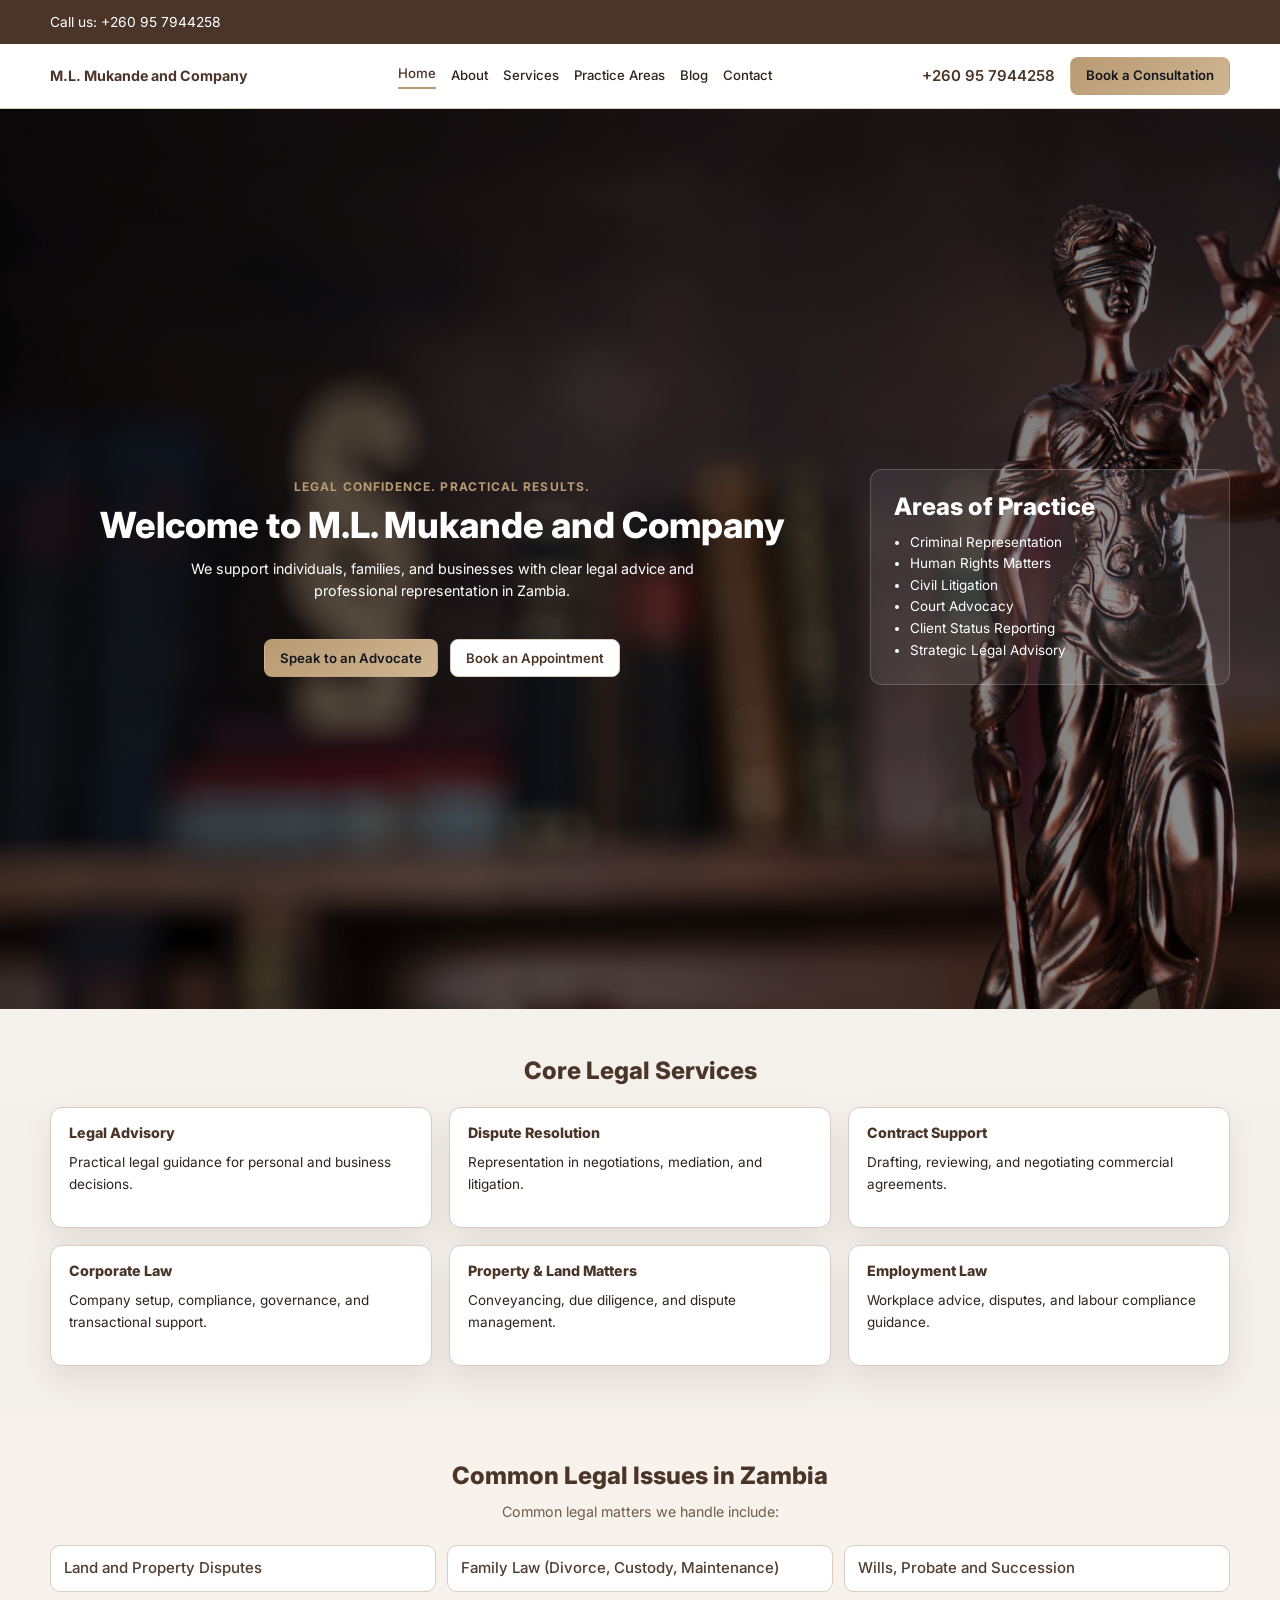
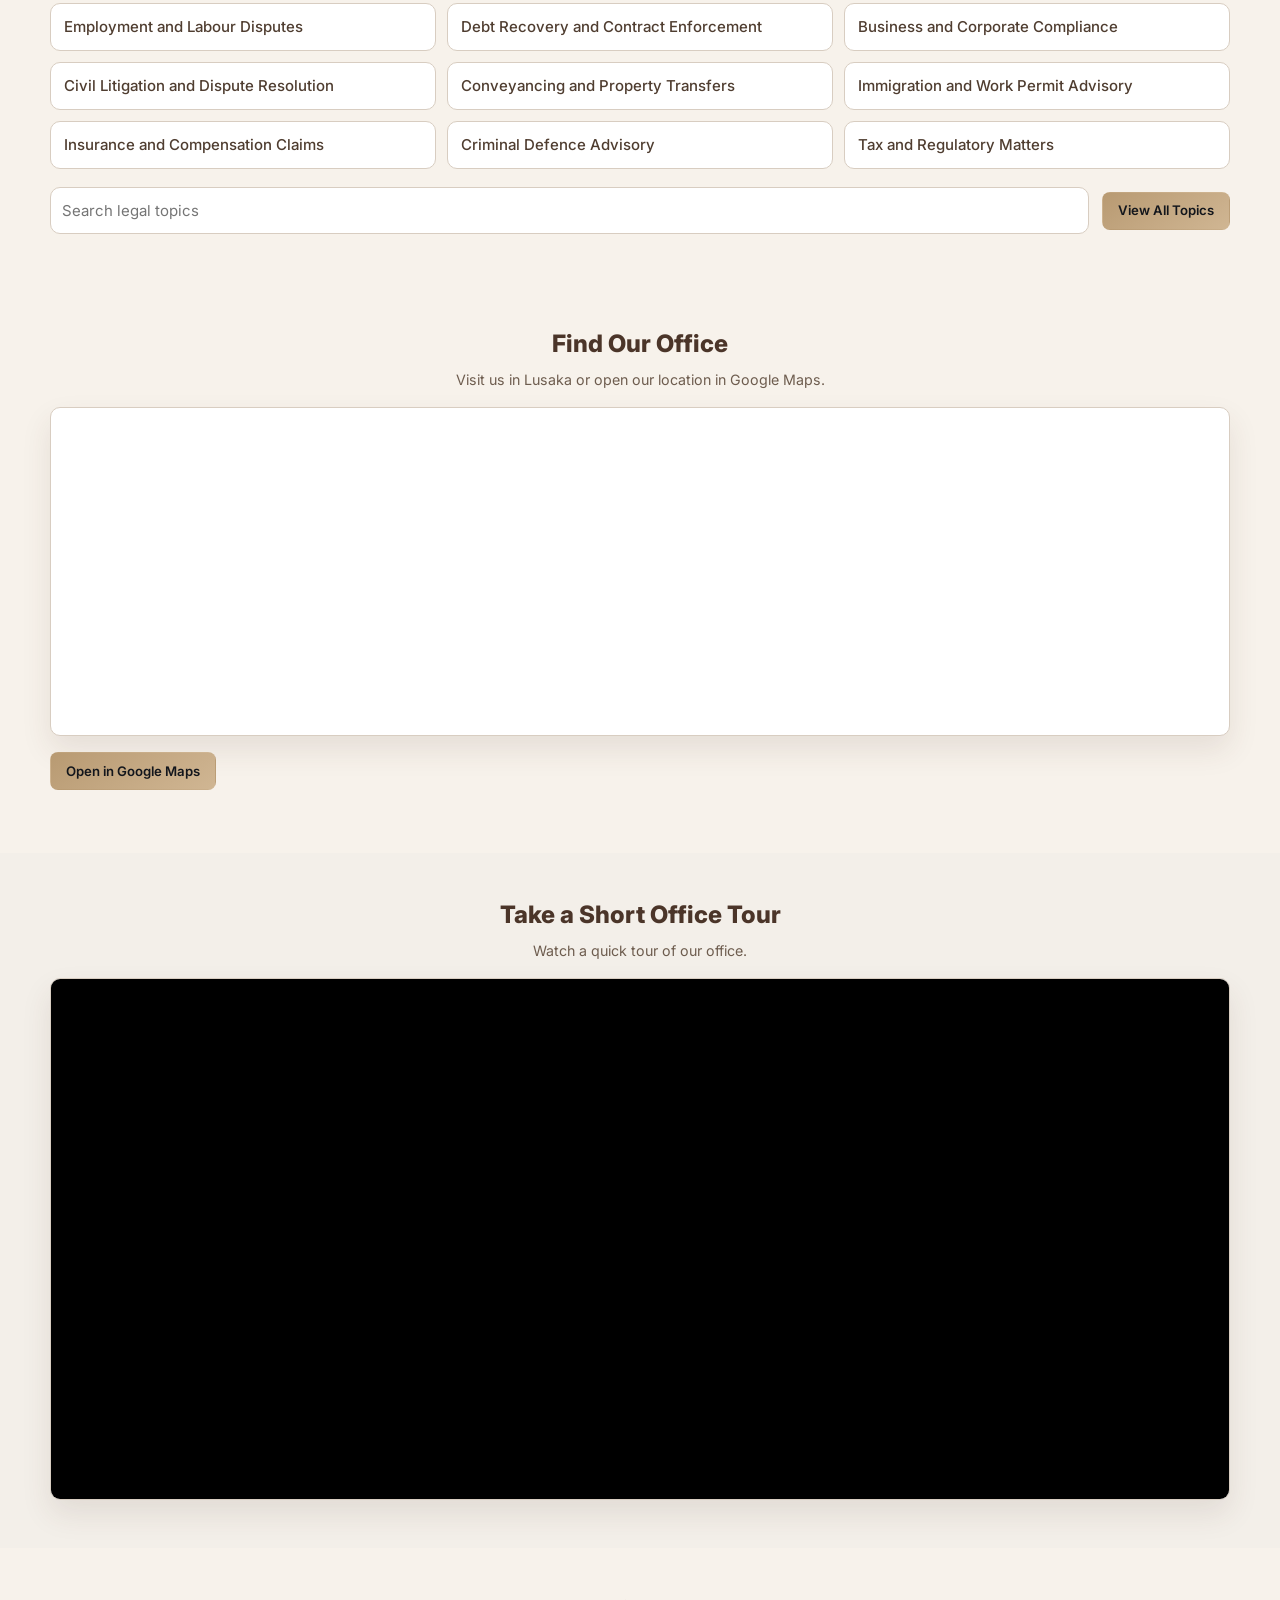
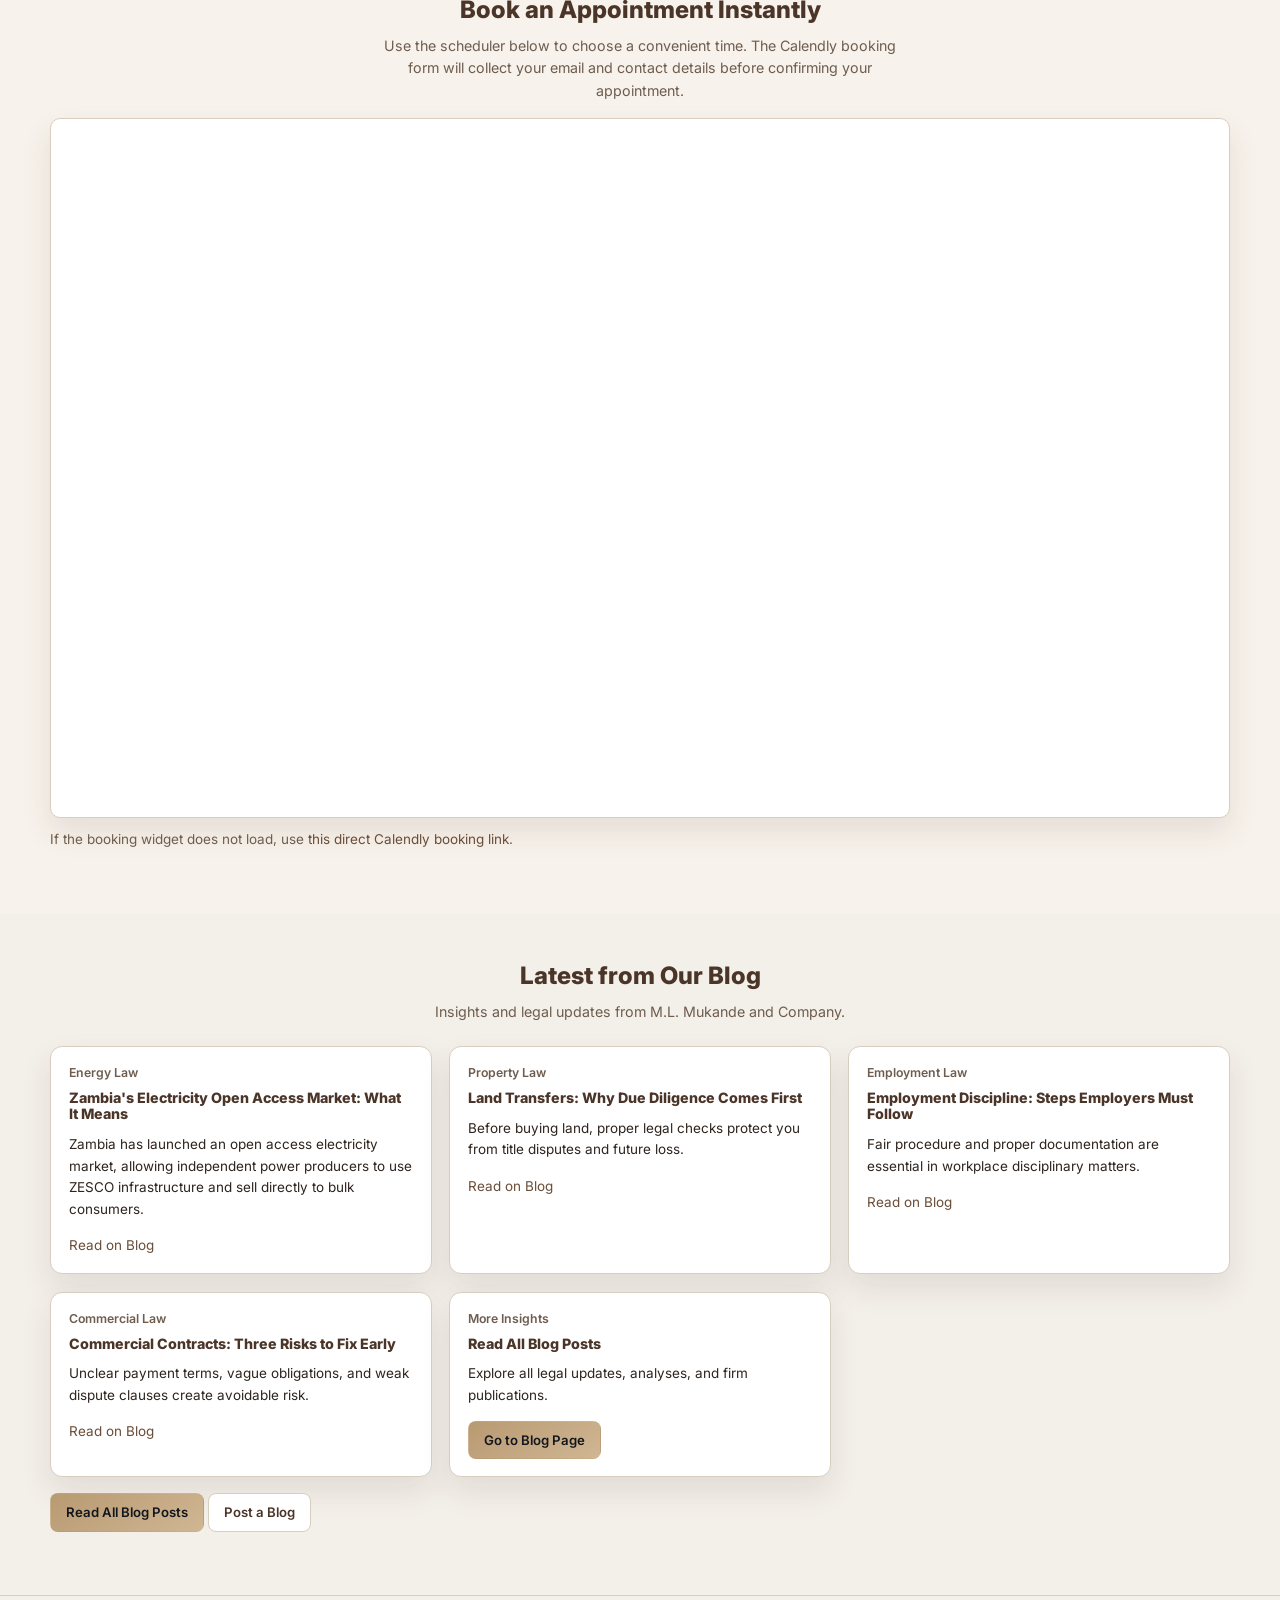
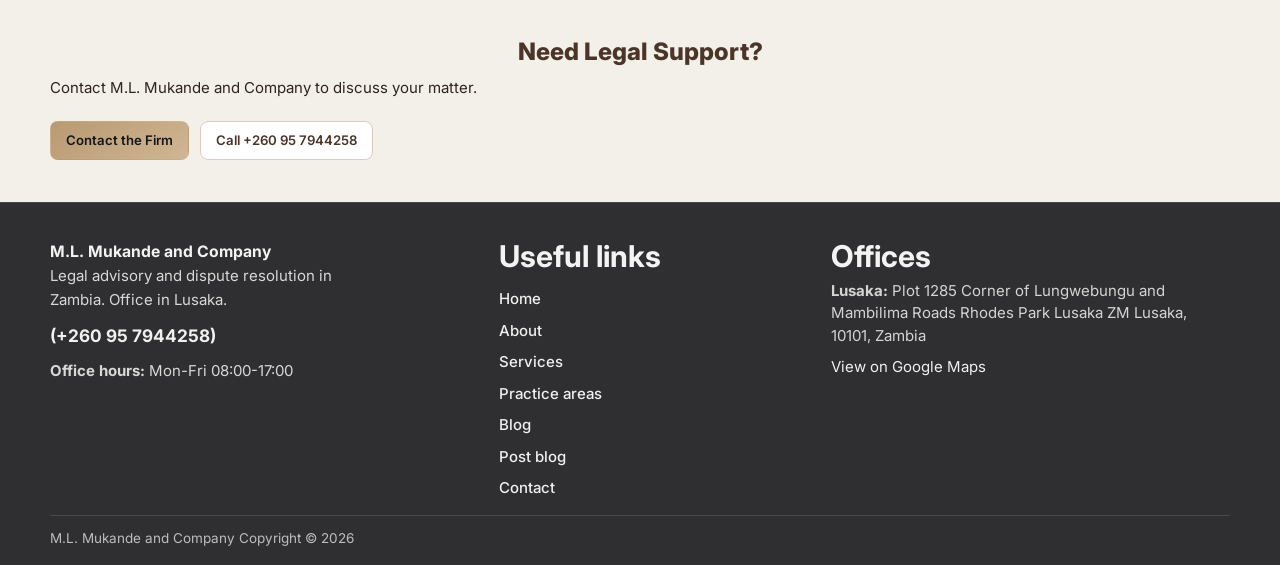
<file: index.html>
﻿<!doctype html>
<html lang="en">
<head>
  <meta charset="UTF-8">
  <meta name="viewport" content="width=device-width, initial-scale=1.0">
  <title>M.L. Mukande and Company | Trusted Legal Services in Lusaka</title>
  <meta name="description" content="M.L. Mukande and Company provides legal advisory, dispute resolution, and representation services in Lusaka, Zambia.">
  <link rel="stylesheet" href="./styles.css">
</head>
<body>
  <a class="skip-link" href="#main-content">Skip to main content</a>

  <div class="top-contact-bar">
    <div class="container top-contact-inner">
      <p>Call us: <a href="tel:+260957944258">+260 95 7944258</a></p>
    </div>
  </div>

  <header class="site-header">
    <div class="container header-inner">
      <a href="./index.html" class="logo" aria-label="M.L. Mukande and Company home">
        <span>M.L. Mukande and Company</span>
      </a>
      <button class="menu-toggle" aria-expanded="false" aria-controls="primary-nav">Menu</button>
      <nav class="primary-nav" id="primary-nav" aria-label="Primary">
        <a class="active" href="./index.html">Home</a>
        <a href="./about.html">About</a>
        <a href="./services.html">Services</a>
        <a href="./practice-areas.html">Practice Areas</a>
        <a href="./blog.html">Blog</a>
        <a href="./contact.html">Contact</a>
      </nav>
      <div class="header-actions">
        <a class="phone-link" href="tel:+260957944258">+260 95 7944258</a>
        <a class="btn btn-primary" href="./contact.html#contact-form-panel">Book a Consultation</a>
      </div>
    </div>
  </header>

  <main id="main-content">
    <section class="hero section">
      <div class="container hero-grid">
        <div class="hero-copy">
          <p class="eyebrow">Legal Confidence. Practical Results.</p>
          <h1>Welcome to M.L. Mukande and Company</h1>
          <p class="hero-support">We support individuals, families, and businesses with clear legal advice and professional representation in Zambia.</p>
          <div class="hero-cta-group">
            <a class="btn btn-primary" href="./contact.html#contact-form-panel">Speak to an Advocate</a>
            <a class="btn btn-secondary" href="#book-appointment">Book an Appointment</a>
          </div>
        </div>
        <aside class="hero-card">
          <h2>Areas of Practice</h2>
          <ul class="feature-list">
            <li>Criminal Representation</li>
            <li>Human Rights Matters</li>
            <li>Civil Litigation</li>
            <li>Court Advocacy</li>
            <li>Client Status Reporting</li>
            <li>Strategic Legal Advisory</li>
          </ul>
        </aside>
      </div>
    </section>

    <section class="section">
      <div class="container">
        <h2>Core Legal Services</h2>
        <div class="card-grid">
          <article class="info-card">
            <h3>Legal Advisory</h3>
            <p>Practical legal guidance for personal and business decisions.</p>
          </article>
          <article class="info-card">
            <h3>Dispute Resolution</h3>
            <p>Representation in negotiations, mediation, and litigation.</p>
          </article>
          <article class="info-card">
            <h3>Contract Support</h3>
            <p>Drafting, reviewing, and negotiating commercial agreements.</p>
          </article>
          <article class="info-card">
            <h3>Corporate Law</h3>
            <p>Company setup, compliance, governance, and transactional support.</p>
          </article>
          <article class="info-card">
            <h3>Property &amp; Land Matters</h3>
            <p>Conveyancing, due diligence, and dispute management.</p>
          </article>
          <article class="info-card">
            <h3>Employment Law</h3>
            <p>Workplace advice, disputes, and labour compliance guidance.</p>
          </article>
        </div>
      </div>
    </section>

    <section class="section section-muted" id="common-legal-issues">
      <div class="container">
        <h2>Common Legal Issues in Zambia</h2>
        <p class="hero-support">Common legal matters we handle include:</p>
        <ul class="issues-grid" id="issues-list">
          <li class="issue-item">Land and Property Disputes</li>
          <li class="issue-item">Family Law (Divorce, Custody, Maintenance)</li>
          <li class="issue-item">Wills, Probate and Succession</li>
          <li class="issue-item">Employment and Labour Disputes</li>
          <li class="issue-item">Debt Recovery and Contract Enforcement</li>
          <li class="issue-item">Business and Corporate Compliance</li>
          <li class="issue-item">Civil Litigation and Dispute Resolution</li>
          <li class="issue-item">Conveyancing and Property Transfers</li>
          <li class="issue-item">Immigration and Work Permit Advisory</li>
          <li class="issue-item">Insurance and Compensation Claims</li>
          <li class="issue-item">Criminal Defence Advisory</li>
          <li class="issue-item">Tax and Regulatory Matters</li>
        </ul>
        <div class="issues-actions">
          <input
            class="issues-search"
            id="issues-search"
            type="search"
            placeholder="Search legal topics"
            aria-label="Search legal topics">
          <a class="btn btn-primary" href="./practice-areas.html">View All Topics</a>
        </div>
      </div>
    </section>

    <section class="section section-muted">
      <div class="container">
        <h2>Find Our Office</h2>
        <p class="hero-support">Visit us in Lusaka or open our location in Google Maps.</p>
        <div class="map-frame">
          <iframe
            title="M.L. Mukande and Company location map"
            src="https://www.google.com/maps?q=-15.4066739,28.3031119&z=17&output=embed"
            loading="lazy"
            referrerpolicy="no-referrer-when-downgrade"
            allowfullscreen></iframe>
        </div>
        <p class="section-cta-inline">
          <a class="btn btn-primary" href="https://www.google.com/maps/place/M.L.+Mukande+and+Company/data=!4m7!3m6!1s0x19408b99202123a7:0xde2181cd76dab82d!8m2!3d-15.4066739!4d28.3031119!16s%2Fg%2F11n5r_1ypg!19sChIJpyMhIJmLQBkRLbjads2BId4" target="_blank" rel="noopener noreferrer">Open in Google Maps</a>
        </p>
      </div>
    </section>

    <section class="section" id="office-tour">
      <div class="container">
        <h2>Take a Short Office Tour</h2>
        <p class="hero-support">Watch a quick tour of our office.</p>
        <div class="video-panel">
          <video class="office-tour-video" controls muted playsinline preload="metadata">
            <source src="./assets/linkedin-video.mp4" type="video/mp4">
            Your browser does not support HTML5 video playback.
          </video>
        </div>
      </div>
    </section>

    <section class="section section-muted" id="book-appointment">
      <div class="container">
        <h2>Book an Appointment Instantly</h2>
        <p class="hero-support">Use the scheduler below to choose a convenient time. The Calendly booking form will collect your email and contact details before confirming your appointment.</p>
        <div
          class="calendly-inline-widget"
          data-url="https://calendly.com/support-gymz/30min?hide_gdpr_banner=1"
          style="min-width:320px;height:700px;"></div>
        <p class="video-note">If the booking widget does not load, use <a href="https://calendly.com/support-gymz/30min" target="_blank" rel="noopener noreferrer">this direct Calendly booking link</a>.</p>
      </div>
    </section>

    <section class="section">
      <div class="container">
        <h2>Latest from Our Blog</h2>
        <p class="hero-support">Insights and legal updates from M.L. Mukande and Company.</p>
        <div id="home-blog-preview" class="card-grid"></div>
        <p class="section-cta-inline">
          <a class="btn btn-primary" href="./blog.html">Read All Blog Posts</a>
          <a class="btn btn-secondary" href="./post-blog.html">Post a Blog</a>
        </p>
      </div>
    </section>

    <section class="section final-cta">
      <div class="container final-cta-inner">
        <h2>Need Legal Support?</h2>
        <p>Contact M.L. Mukande and Company to discuss your matter.</p>
        <div class="hero-cta-group">
          <a class="btn btn-primary" href="./contact.html#contact-form-panel">Contact the Firm</a>
          <a class="btn btn-secondary" href="tel:+260957944258">Call +260 95 7944258</a>
        </div>
      </div>
    </section>
  </main>

  <footer class="site-footer">
    <div class="container footer-grid">
      <div class="footer-brand">
        <a href="./index.html" class="logo">
          <span>M.L. Mukande and Company</span>
        </a>
        <p>Legal advisory and dispute resolution in Zambia. Office in Lusaka.</p>
        <p class="footer-contact-strong"><a href="tel:+260957944258">(+260 95 7944258)</a></p>
        <p class="footer-contact-item"><strong>Office hours:</strong> Mon-Fri 08:00-17:00</p>
      </div>
      <nav class="footer-links" aria-label="Useful links">
        <h3 class="footer-title">Useful links</h3>
        <a href="./index.html">Home</a>
        <a href="./about.html">About</a>
        <a href="./services.html">Services</a>
        <a href="./practice-areas.html">Practice areas</a>
        <a href="./blog.html">Blog</a>
        <a href="./post-blog.html">Post blog</a>
        <a href="./contact.html">Contact</a>
      </nav>
      <div class="footer-offices">
        <h3 class="footer-title">Offices</h3>
        <p class="footer-contact-item"><strong>Lusaka:</strong> Plot 1285 Corner of Lungwebungu and Mambilima Roads Rhodes Park Lusaka ZM Lusaka, 10101, Zambia</p>
        <p class="footer-contact-item"><a href="https://www.google.com/maps/place/M.L.+Mukande+and+Company/data=!4m7!3m6!1s0x19408b99202123a7:0xde2181cd76dab82d!8m2!3d-15.4066739!4d28.3031119!16s%2Fg%2F11n5r_1ypg!19sChIJpyMhIJmLQBkRLbjads2BId4" target="_blank" rel="noopener noreferrer">View on Google Maps</a></p>
      </div>
    </div>
    <div class="container footer-bottom">
      <p class="disclaimer">M.L. Mukande and Company Copyright &copy; 2026</p>
    </div>
  </footer>

  <script src="./blog.js"></script>
  <script src="https://assets.calendly.com/assets/external/widget.js" async></script>
  <script src="./site.js"></script>
</body>
</html>
</file>
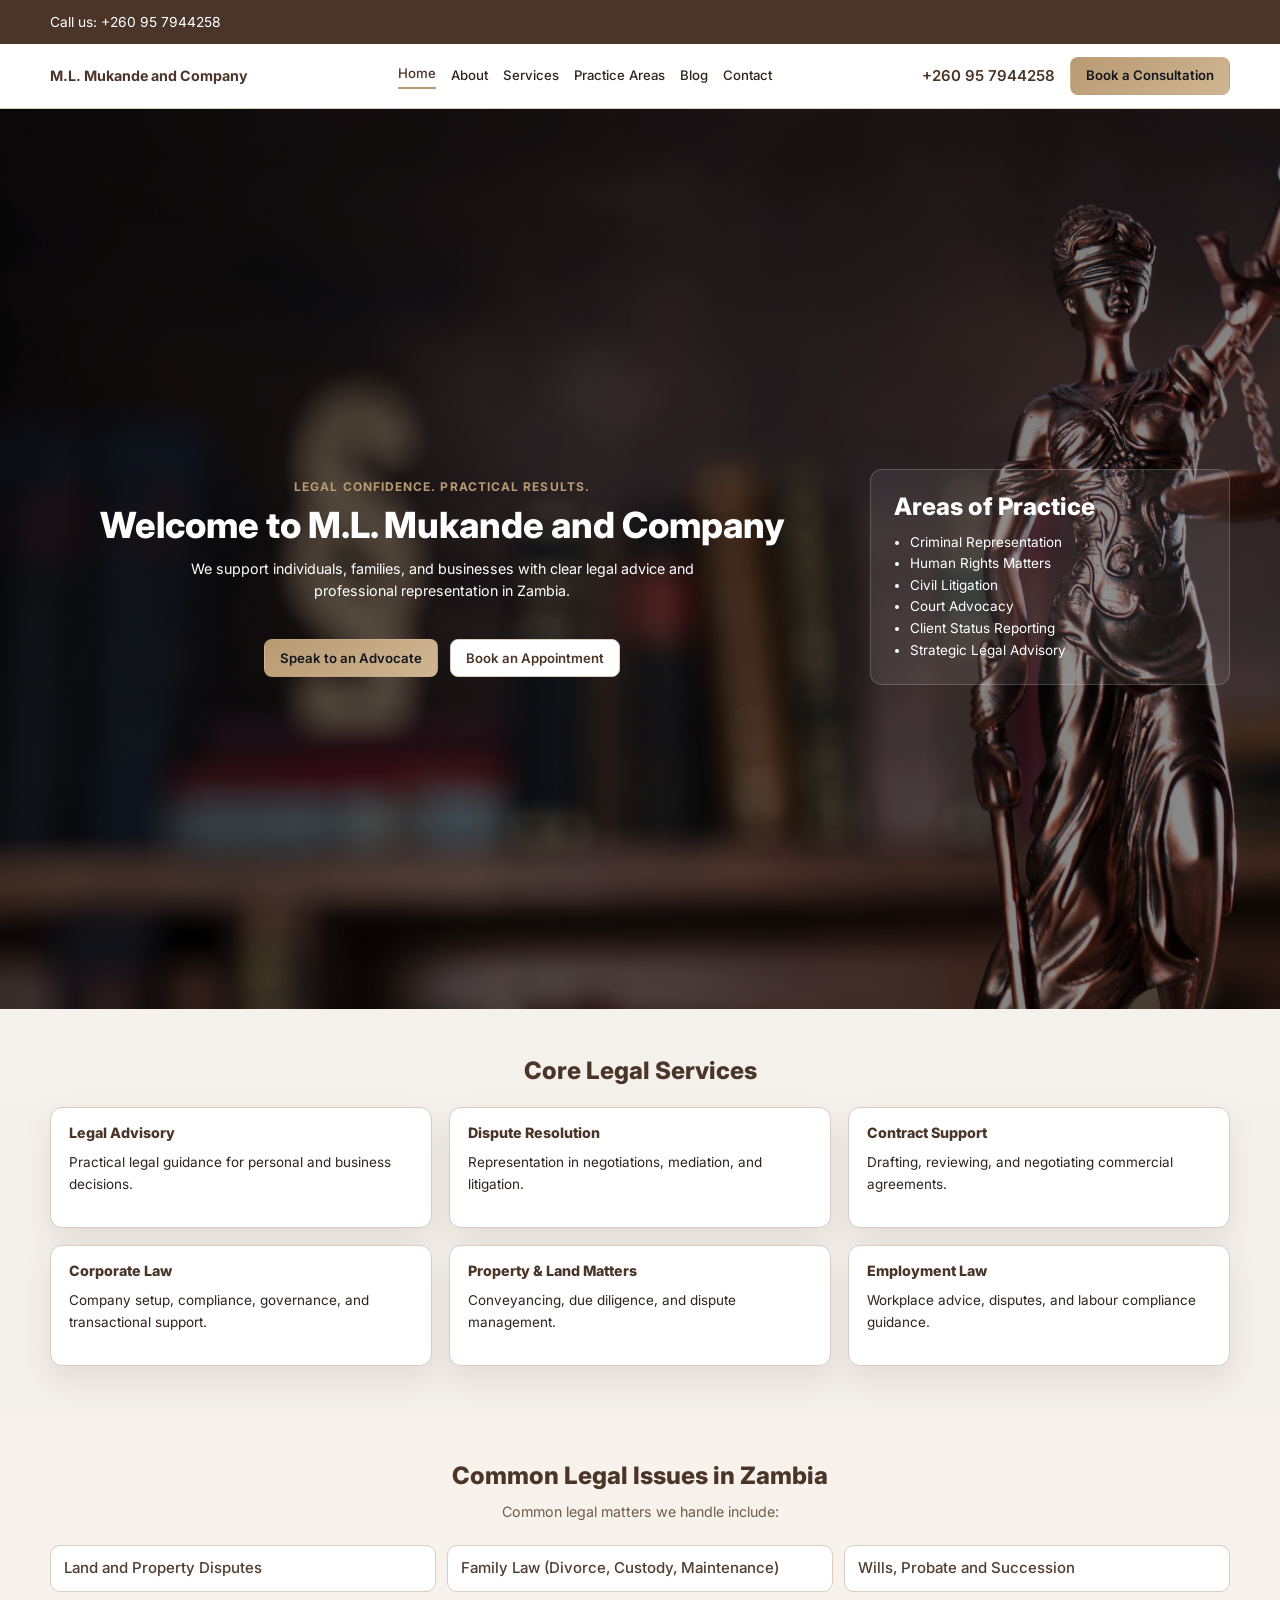
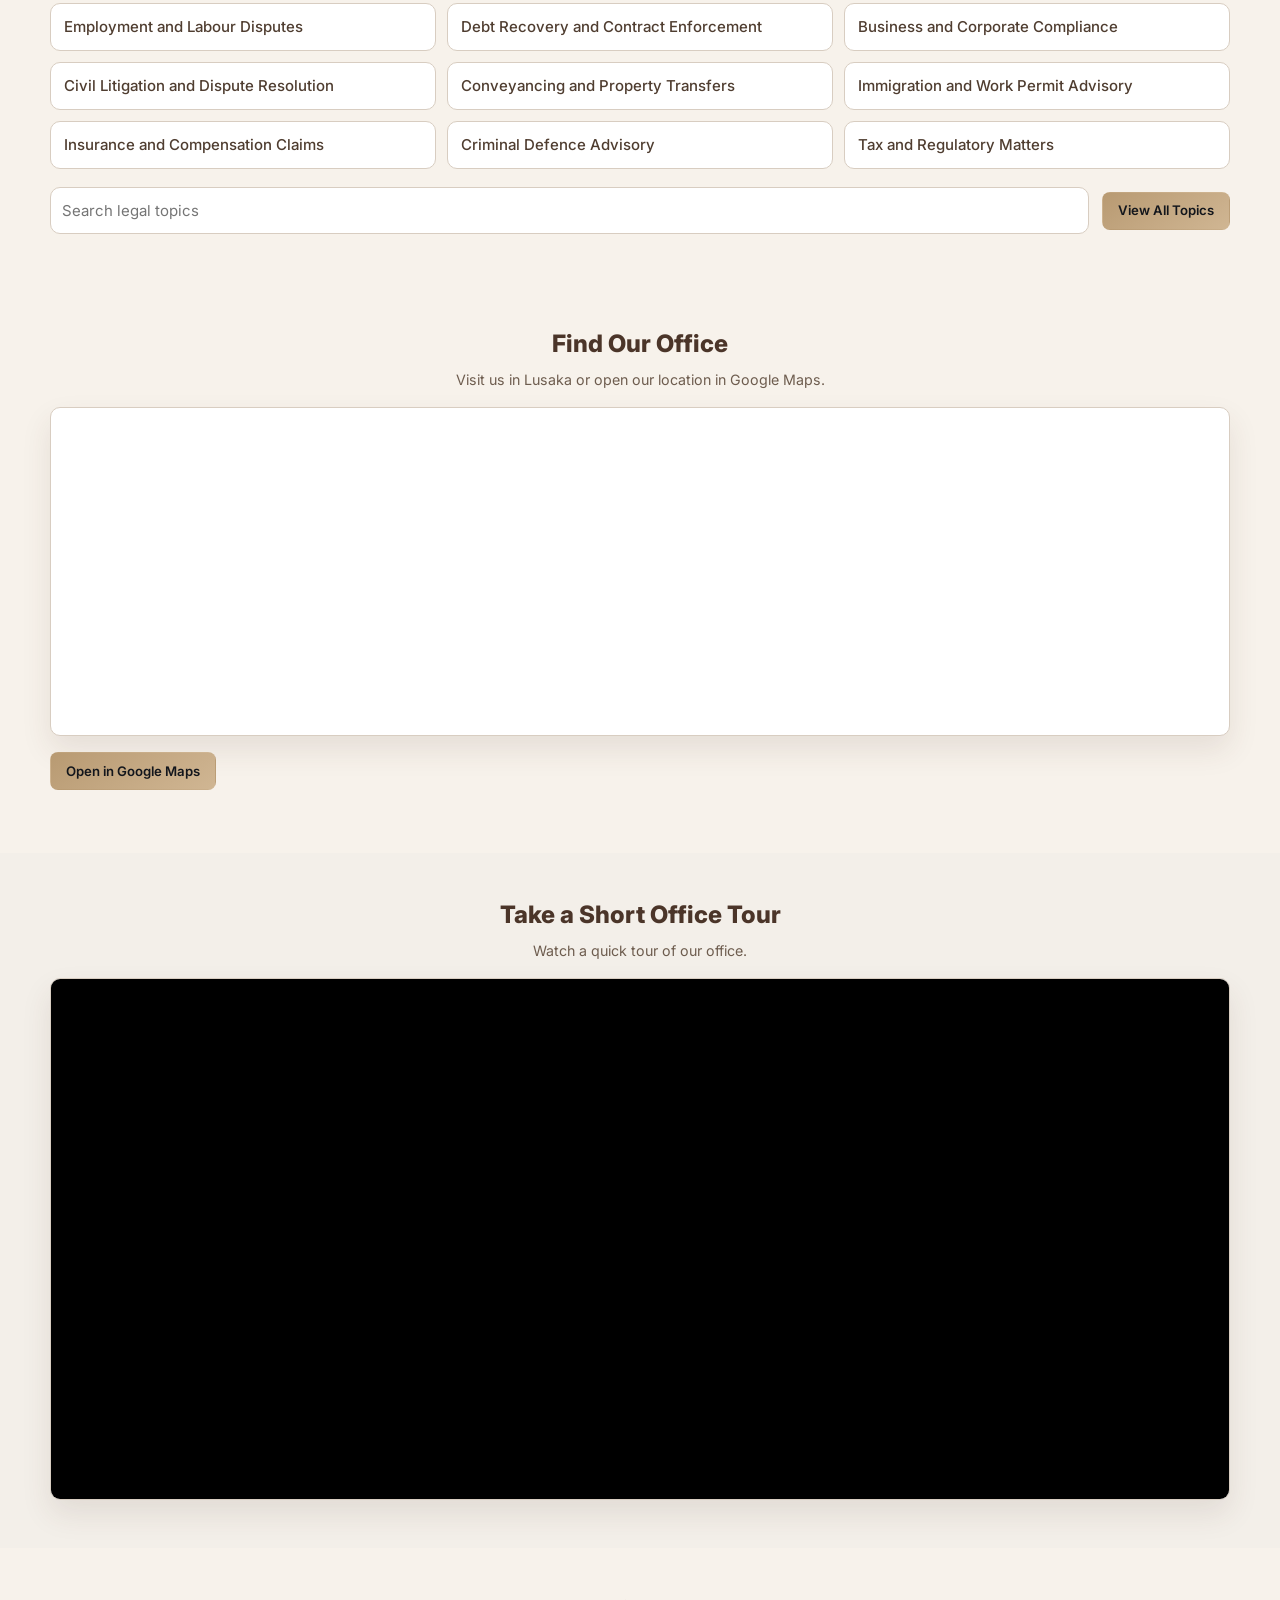
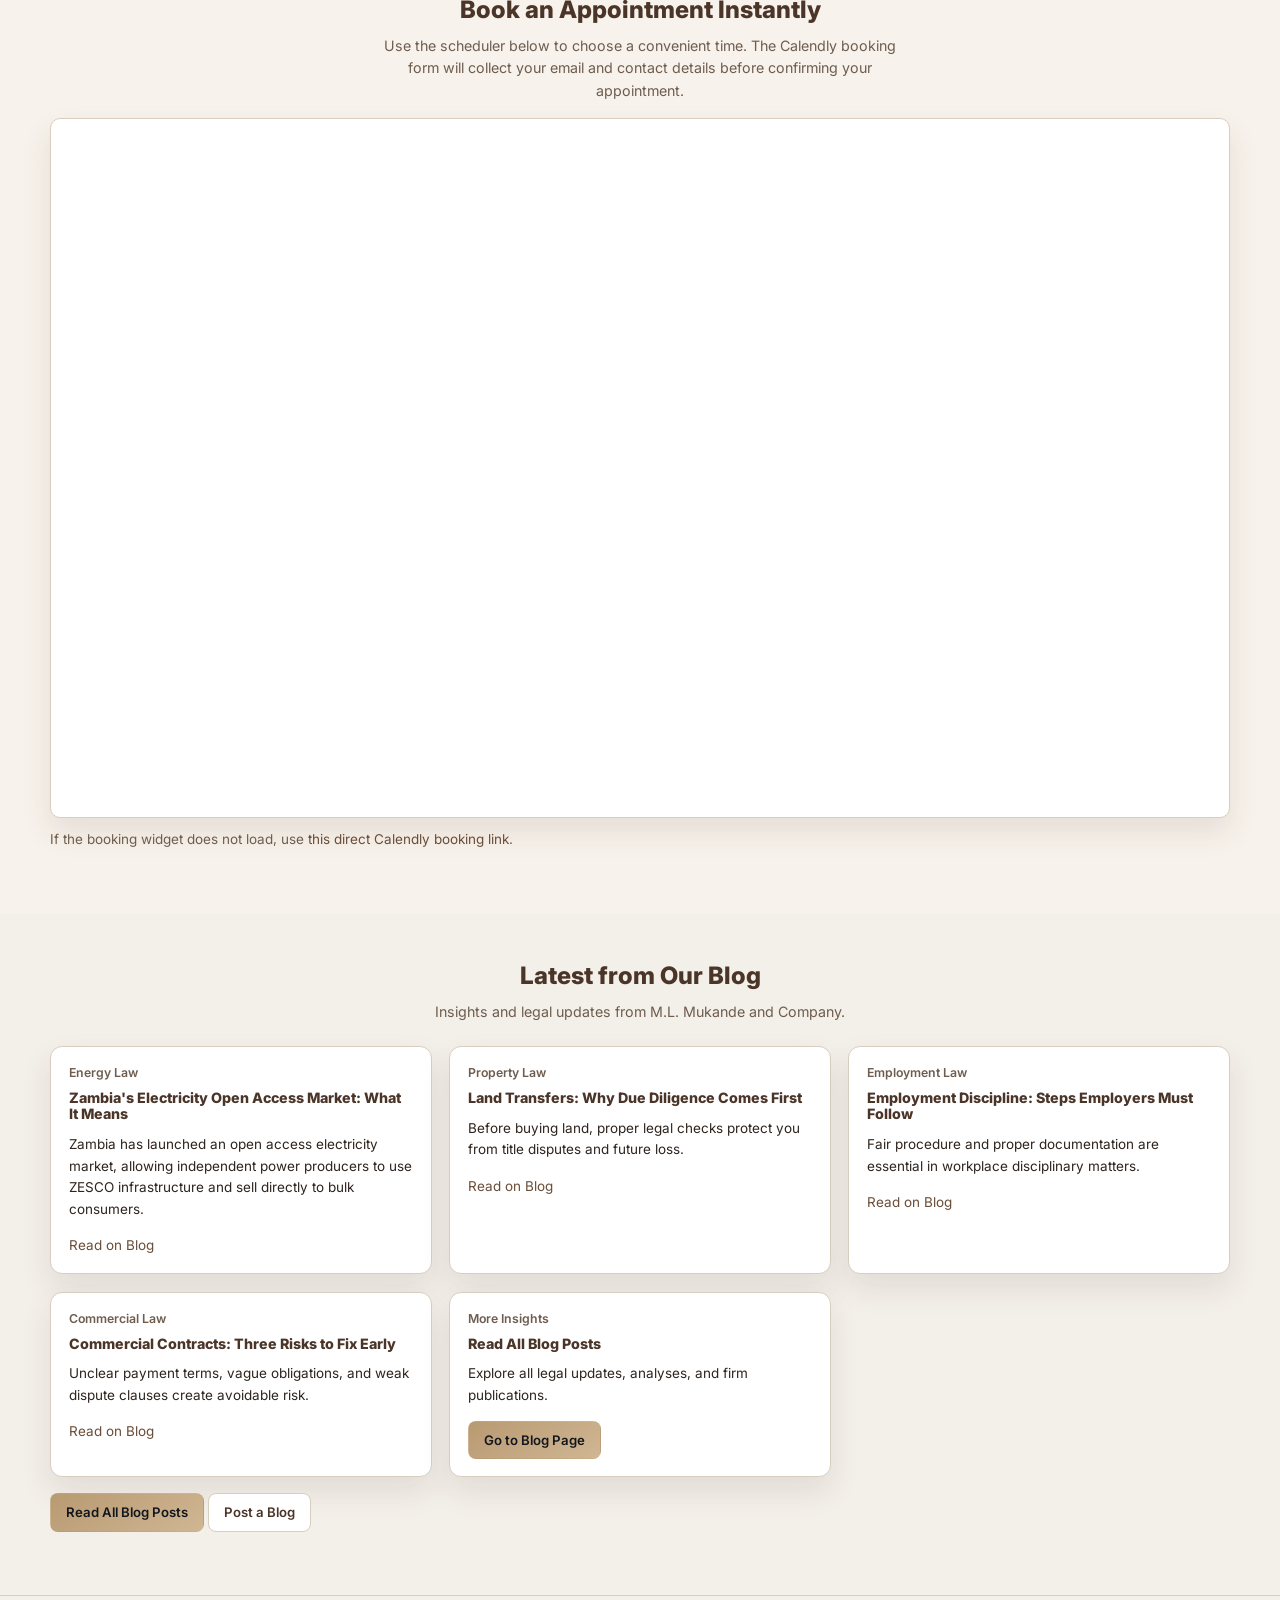
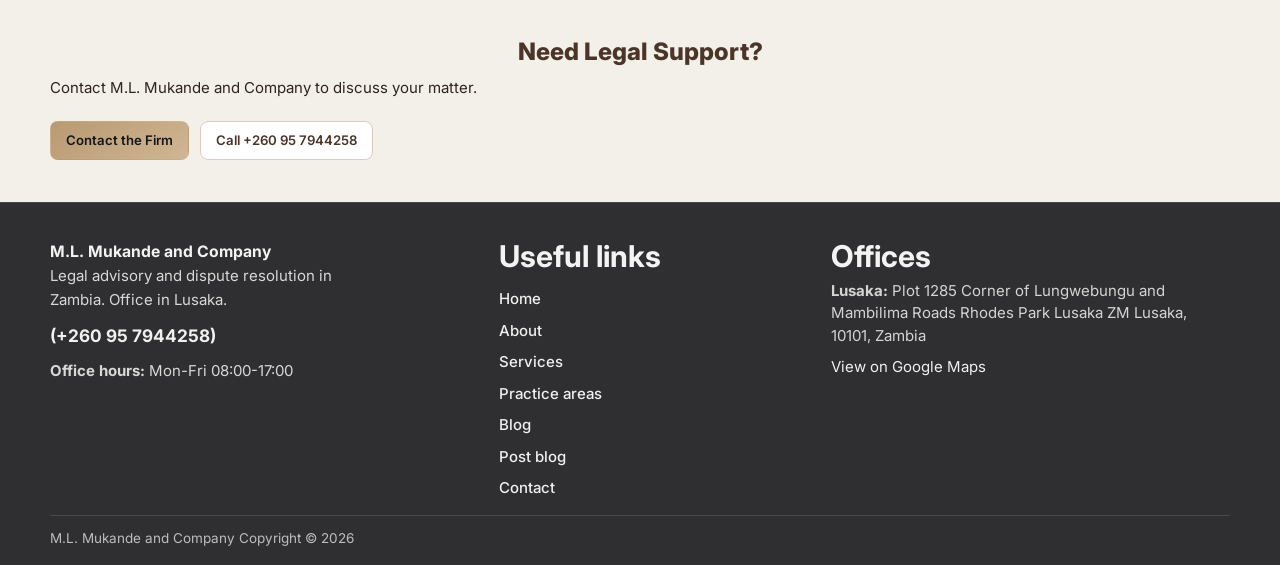
<file: about.html>
﻿<!doctype html>
<html lang="en">
<head>
  <meta charset="UTF-8">
  <meta name="viewport" content="width=device-width, initial-scale=1.0">
  <title>About | M.L. Mukande and Company</title>
  <meta name="description" content="Learn about M.L. Mukande and Company and our legal practice in Lusaka, Zambia.">
  <link rel="stylesheet" href="./styles.css">
</head>
<body>
  <a class="skip-link" href="#main-content">Skip to main content</a>

  <div class="top-contact-bar">
    <div class="container top-contact-inner">
      <p>Call us: <a href="tel:+260957944258">+260 95 7944258</a></p>
    </div>
  </div>

  <header class="site-header">
    <div class="container header-inner">
      <a href="./index.html" class="logo" aria-label="M.L. Mukande and Company home">
        <span>M.L. Mukande and Company</span>
      </a>
      <button class="menu-toggle" aria-expanded="false" aria-controls="primary-nav">Menu</button>
      <nav class="primary-nav" id="primary-nav" aria-label="Primary">
        <a href="./index.html">Home</a>
        <a class="active" href="./about.html">About</a>
        <a href="./services.html">Services</a>
        <a href="./practice-areas.html">Practice Areas</a>
        <a href="./blog.html">Blog</a>
        <a href="./contact.html">Contact</a>
      </nav>
      <div class="header-actions">
        <a class="phone-link" href="tel:+260957944258">+260 95 7944258</a>
        <a class="btn btn-primary" href="./contact.html#contact-form-panel">Book a Consultation</a>
      </div>
    </div>
  </header>

  <main id="main-content">
    <section class="section page-hero">
      <div class="container">
        <p class="eyebrow">About The Firm</p>
        <h1>About M.L. Mukande and Company</h1>
        <p class="hero-support">M.L. Mukande and Company is committed to providing practical legal solutions with professionalism, integrity, and client focus.</p>
      </div>
    </section>

    <section class="section">
      <div class="container card-grid">
        <article class="info-card">
          <h2>Our Mission</h2>
          <p>To provide reliable legal services that protect client interests and support fair outcomes.</p>
        </article>
        <article class="info-card">
          <h2>Our Vision</h2>
          <p>To be a trusted legal partner for individuals and businesses in Zambia.</p>
        </article>
        <article class="info-card">
          <h2>Our Values</h2>
          <p>Integrity, confidentiality, responsiveness, and excellence in legal practice.</p>
        </article>
      </div>
    </section>

    <section class="section section-muted">
      <div class="container">
        <h2>Practice Information</h2>
        <ul class="feature-list">
          <li>Office location: Lusaka, Zambia</li>
          <li>Business hours: Monday to Friday, 08:00 to 17:00</li>
          <li>Phone: +260 95 7944258</li>
          <li>Address: Plot 1285 Corner of Lungwebungu and Mambilima Roads Rhodes Park Lusaka ZM Lusaka, 10101, Zambia</li>
        </ul>
      </div>
    </section>

    <section class="section" id="about-office-tour">
      <div class="container">
        <h2>Office Tour Video</h2>
        <p class="hero-support">Take a short look at our office environment and client spaces.</p>
        <div class="video-panel">
          <video class="office-tour-video" controls muted playsinline preload="metadata">
            <source src="./assets/linkedin-video.mp4" type="video/mp4">
            Your browser does not support HTML5 video playback.
          </video>
        </div>
      </div>
    </section>

    <section class="section final-cta">
      <div class="container final-cta-inner">
        <h2>Work With M.L. Mukande and Company</h2>
        <p>Reach out for legal guidance and representation tailored to your matter.</p>
        <div class="hero-cta-group">
          <a class="btn btn-primary" href="./contact.html#contact-form-panel">Contact the Firm</a>
          <a class="btn btn-secondary" href="./services.html">View Services</a>
        </div>
      </div>
    </section>
  </main>

  <footer class="site-footer">
    <div class="container footer-grid">
      <div class="footer-brand">
        <a href="./index.html" class="logo">
          <span>M.L. Mukande and Company</span>
        </a>
        <p>Legal advisory and dispute resolution in Zambia. Office in Lusaka.</p>
        <p class="footer-contact-strong"><a href="tel:+260957944258">(+260 95 7944258)</a></p>
        <p class="footer-contact-item"><strong>Office hours:</strong> Mon-Fri 08:00-17:00</p>
      </div>
      <nav class="footer-links" aria-label="Useful links">
        <h3 class="footer-title">Useful links</h3>
        <a href="./index.html">Home</a>
        <a href="./about.html">About</a>
        <a href="./services.html">Services</a>
        <a href="./practice-areas.html">Practice areas</a>
        <a href="./blog.html">Blog</a>
        <a href="./post-blog.html">Post blog</a>
        <a href="./contact.html">Contact</a>
      </nav>
      <div class="footer-offices">
        <h3 class="footer-title">Offices</h3>
        <p class="footer-contact-item"><strong>Lusaka:</strong> Plot 1285 Corner of Lungwebungu and Mambilima Roads Rhodes Park Lusaka ZM Lusaka, 10101, Zambia</p>
        <p class="footer-contact-item"><a href="https://www.google.com/maps/place/M.L.+Mukande+and+Company/data=!4m7!3m6!1s0x19408b99202123a7:0xde2181cd76dab82d!8m2!3d-15.4066739!4d28.3031119!16s%2Fg%2F11n5r_1ypg!19sChIJpyMhIJmLQBkRLbjads2BId4" target="_blank" rel="noopener noreferrer">View on Google Maps</a></p>
      </div>
    </div>
    <div class="container footer-bottom">
      <p class="disclaimer">M.L. Mukande and Company Copyright &copy; 2026</p>
    </div>
  </footer>

  <script src="./site.js"></script>
</body>
</html>
</file>
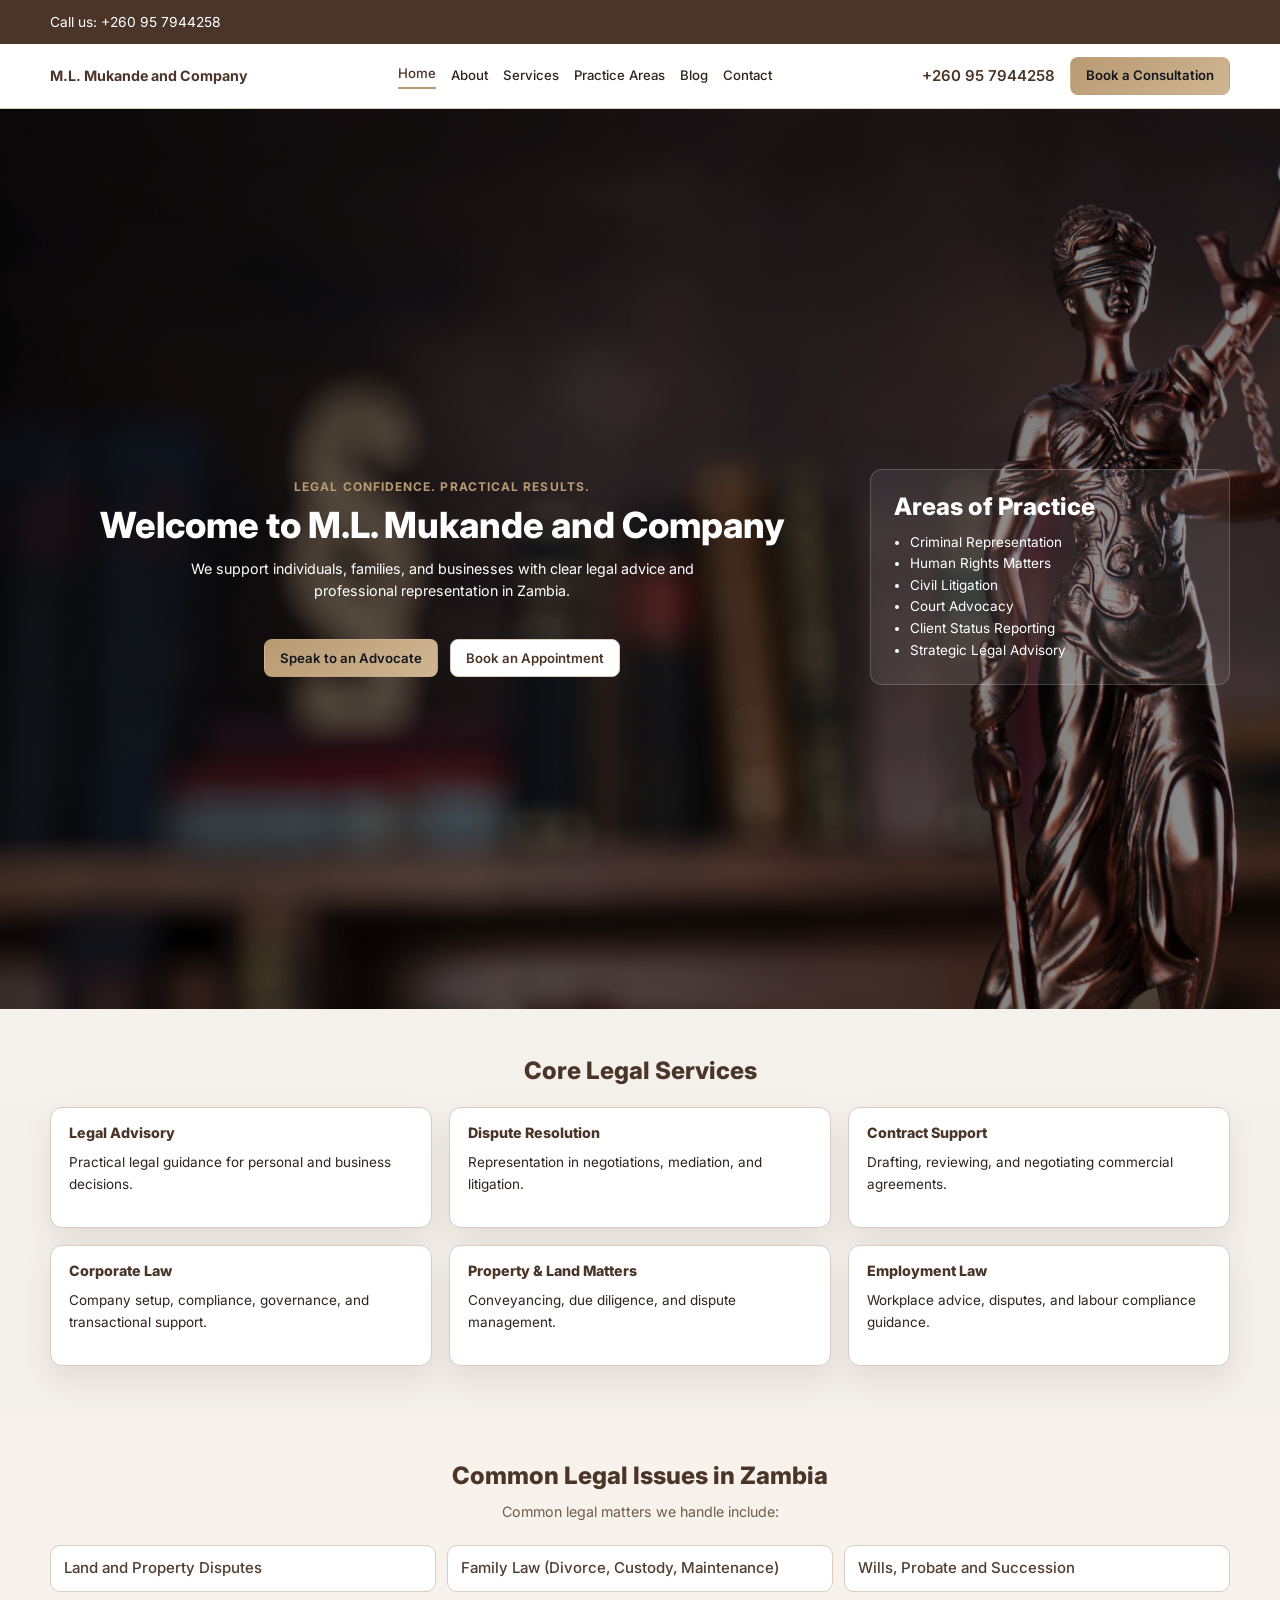
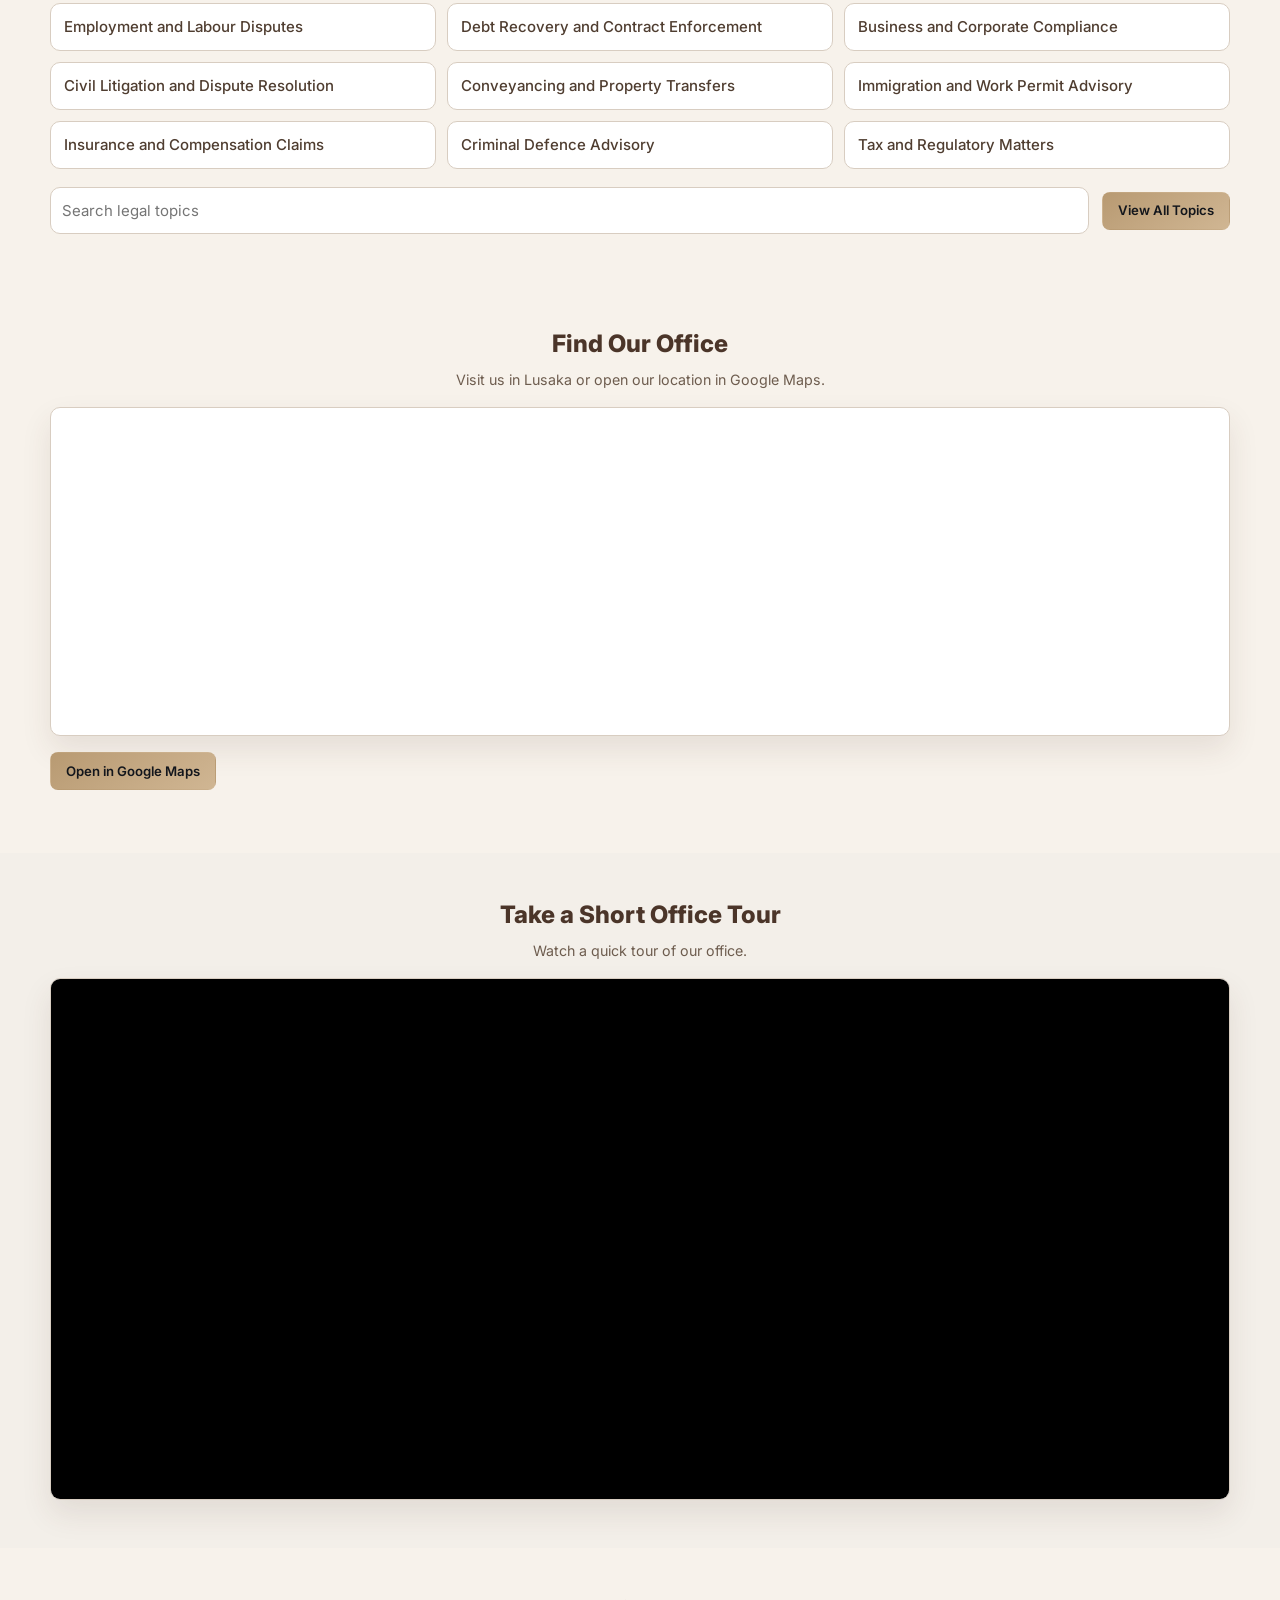
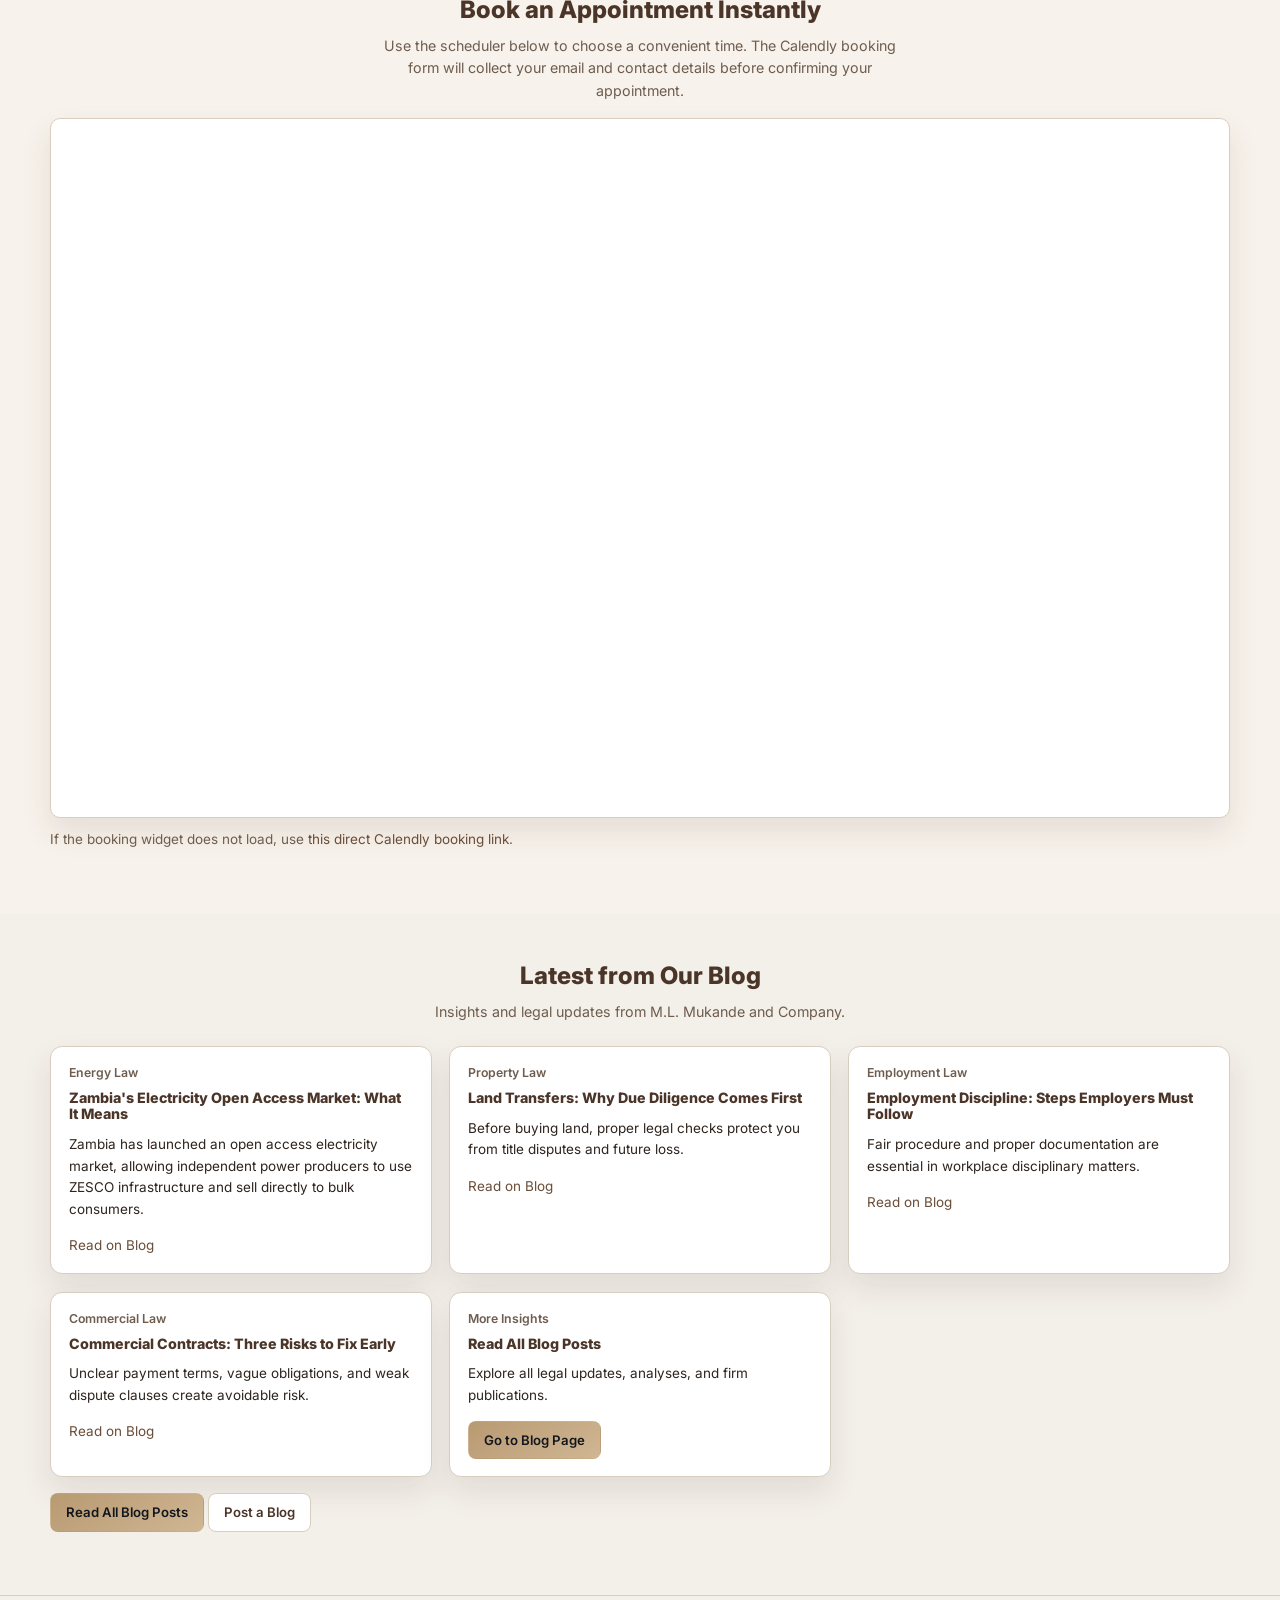
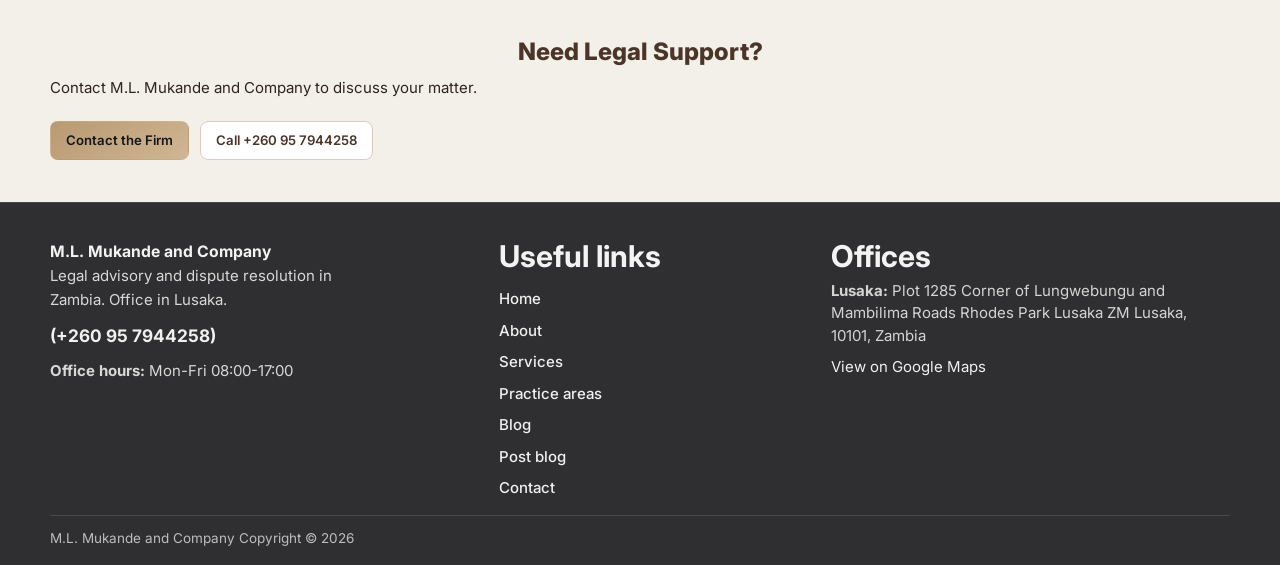
<file: blog.html>
﻿<!doctype html>
<html lang="en">
<head>
  <meta charset="UTF-8">
  <meta name="viewport" content="width=device-width, initial-scale=1.0">
  <title>Blog | M.L. Mukande and Company</title>
  <meta name="description" content="Read legal updates and insights from M.L. Mukande and Company.">
  <link rel="stylesheet" href="./styles.css">
</head>
<body>
  <a class="skip-link" href="#main-content">Skip to main content</a>

  <div class="top-contact-bar">
    <div class="container top-contact-inner">
      <p>Call us: <a href="tel:+260957944258">+260 95 7944258</a></p>
    </div>
  </div>

  <header class="site-header">
    <div class="container header-inner">
      <a href="./index.html" class="logo" aria-label="M.L. Mukande and Company home">
        <span>M.L. Mukande and Company</span>
      </a>
      <button class="menu-toggle" aria-expanded="false" aria-controls="primary-nav">Menu</button>
      <nav class="primary-nav" id="primary-nav" aria-label="Primary">
        <a href="./index.html">Home</a>
        <a href="./about.html">About</a>
        <a href="./services.html">Services</a>
        <a href="./practice-areas.html">Practice Areas</a>
        <a class="active" href="./blog.html">Blog</a>
        <a href="./contact.html">Contact</a>
      </nav>
      <div class="header-actions">
        <a class="phone-link" href="tel:+260957944258">+260 95 7944258</a>
        <a class="btn btn-primary" href="./post-blog.html">Post a Blog</a>
      </div>
    </div>
  </header>

  <main id="main-content">
    <section class="section page-hero">
      <div class="container">
        <p class="eyebrow">Insights</p>
        <h1>Legal Blog</h1>
        <p class="hero-support">Updates, legal trends, and practical guidance from M.L. Mukande and Company.</p>
      </div>
    </section>

    <section class="section">
      <div class="container">
        <div class="blog-toolbar">
          <a class="btn btn-primary" href="./post-blog.html">Create New Blog Post</a>
          <button class="btn btn-secondary" type="button" id="clear-blog-posts-btn">Reset to Default Posts</button>
        </div>
        <div id="blog-list" class="blog-grid"></div>
      </div>
    </section>
  </main>

  <footer class="site-footer">
    <div class="container footer-grid">
      <div class="footer-brand">
        <a href="./index.html" class="logo">
          <span>M.L. Mukande and Company</span>
        </a>
        <p>Legal advisory and dispute resolution in Zambia. Office in Lusaka.</p>
        <p class="footer-contact-strong"><a href="tel:+260957944258">(+260 95 7944258)</a></p>
        <p class="footer-contact-item"><strong>Office hours:</strong> Mon-Fri 08:00-17:00</p>
      </div>
      <nav class="footer-links" aria-label="Useful links">
        <h3 class="footer-title">Useful links</h3>
        <a href="./index.html">Home</a>
        <a href="./about.html">About</a>
        <a href="./services.html">Services</a>
        <a href="./practice-areas.html">Practice areas</a>
        <a href="./blog.html">Blog</a>
        <a href="./post-blog.html">Post blog</a>
        <a href="./contact.html">Contact</a>
      </nav>
      <div class="footer-offices">
        <h3 class="footer-title">Offices</h3>
        <p class="footer-contact-item"><strong>Lusaka:</strong> Plot 1285 Corner of Lungwebungu and Mambilima Roads Rhodes Park Lusaka ZM Lusaka, 10101, Zambia</p>
        <p class="footer-contact-item"><a href="https://www.google.com/maps/place/M.L.+Mukande+and+Company/data=!4m7!3m6!1s0x19408b99202123a7:0xde2181cd76dab82d!8m2!3d-15.4066739!4d28.3031119!16s%2Fg%2F11n5r_1ypg!19sChIJpyMhIJmLQBkRLbjads2BId4" target="_blank" rel="noopener noreferrer">View on Google Maps</a></p>
      </div>
    </div>
    <div class="container footer-bottom">
      <p class="disclaimer">M.L. Mukande and Company Copyright &copy; 2026</p>
    </div>
  </footer>

  <script src="./blog.js"></script>
  <script src="./site.js"></script>
</body>
</html>
</file>
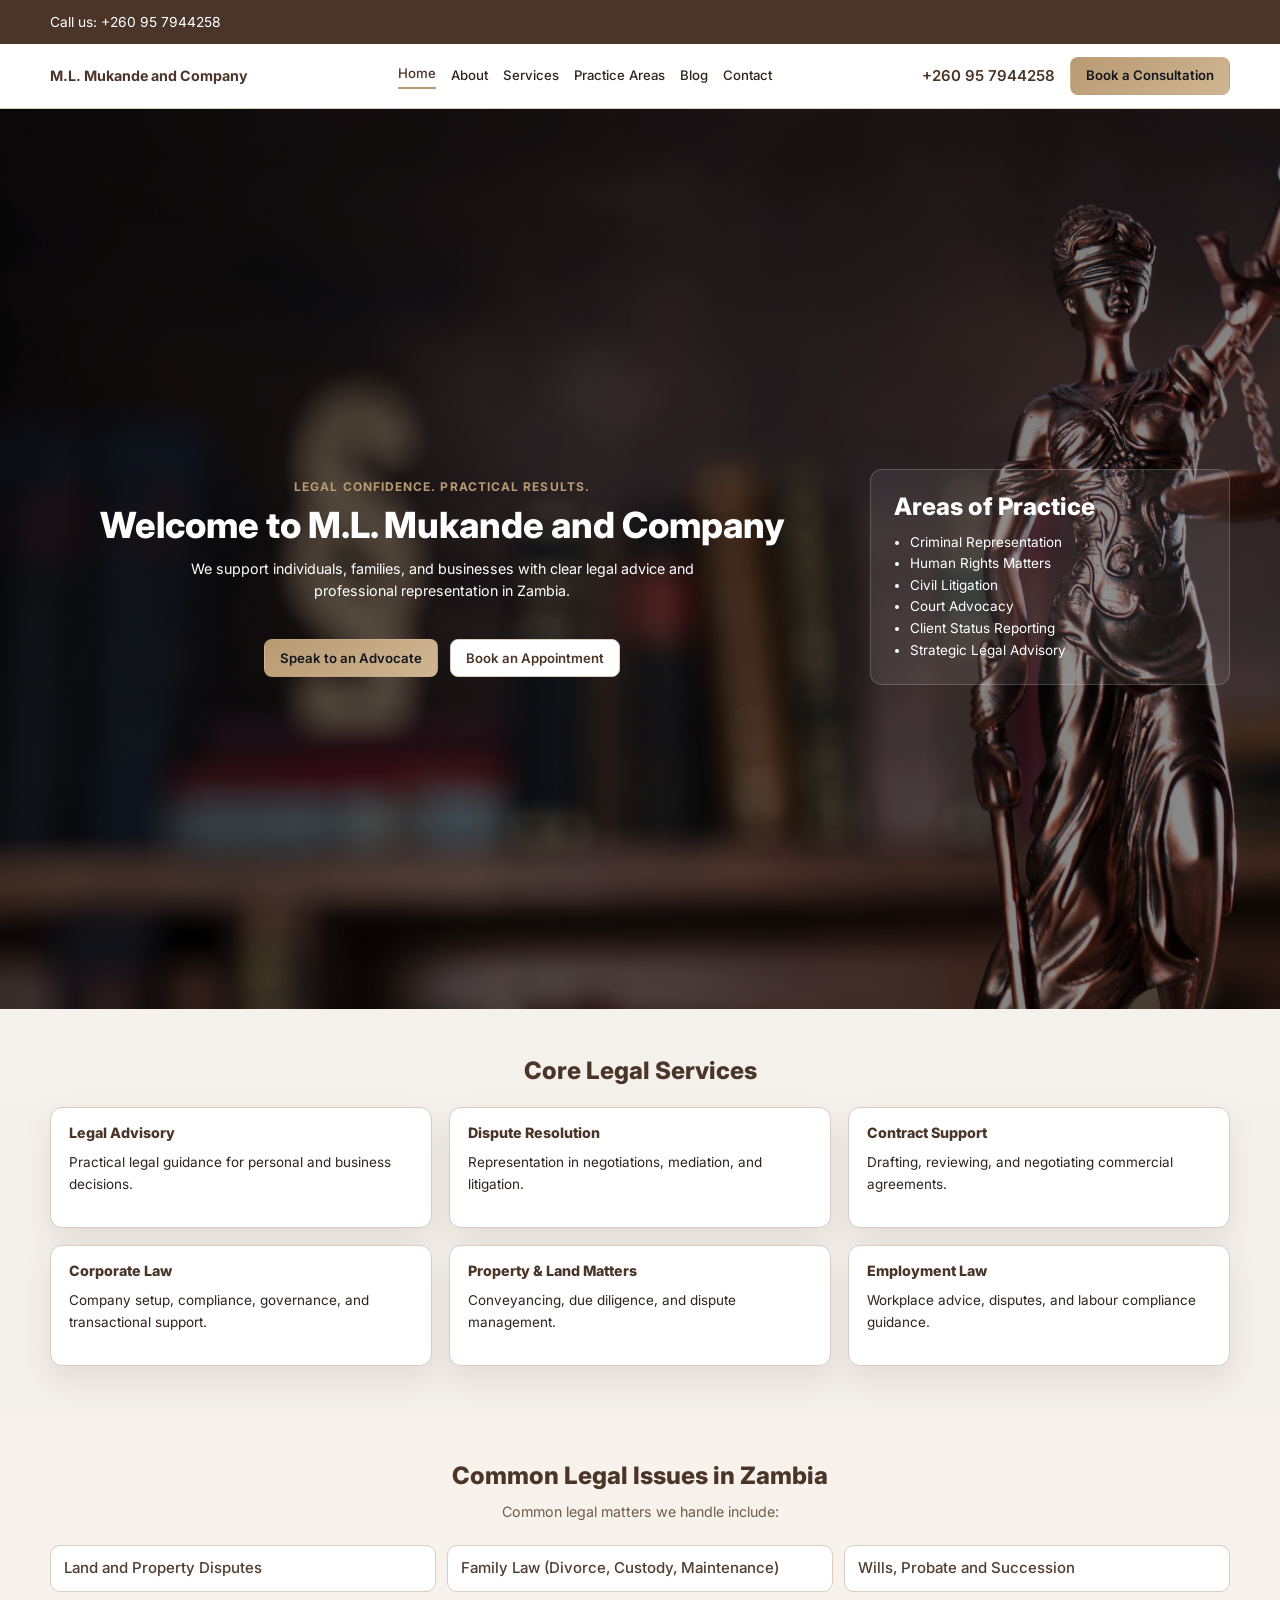
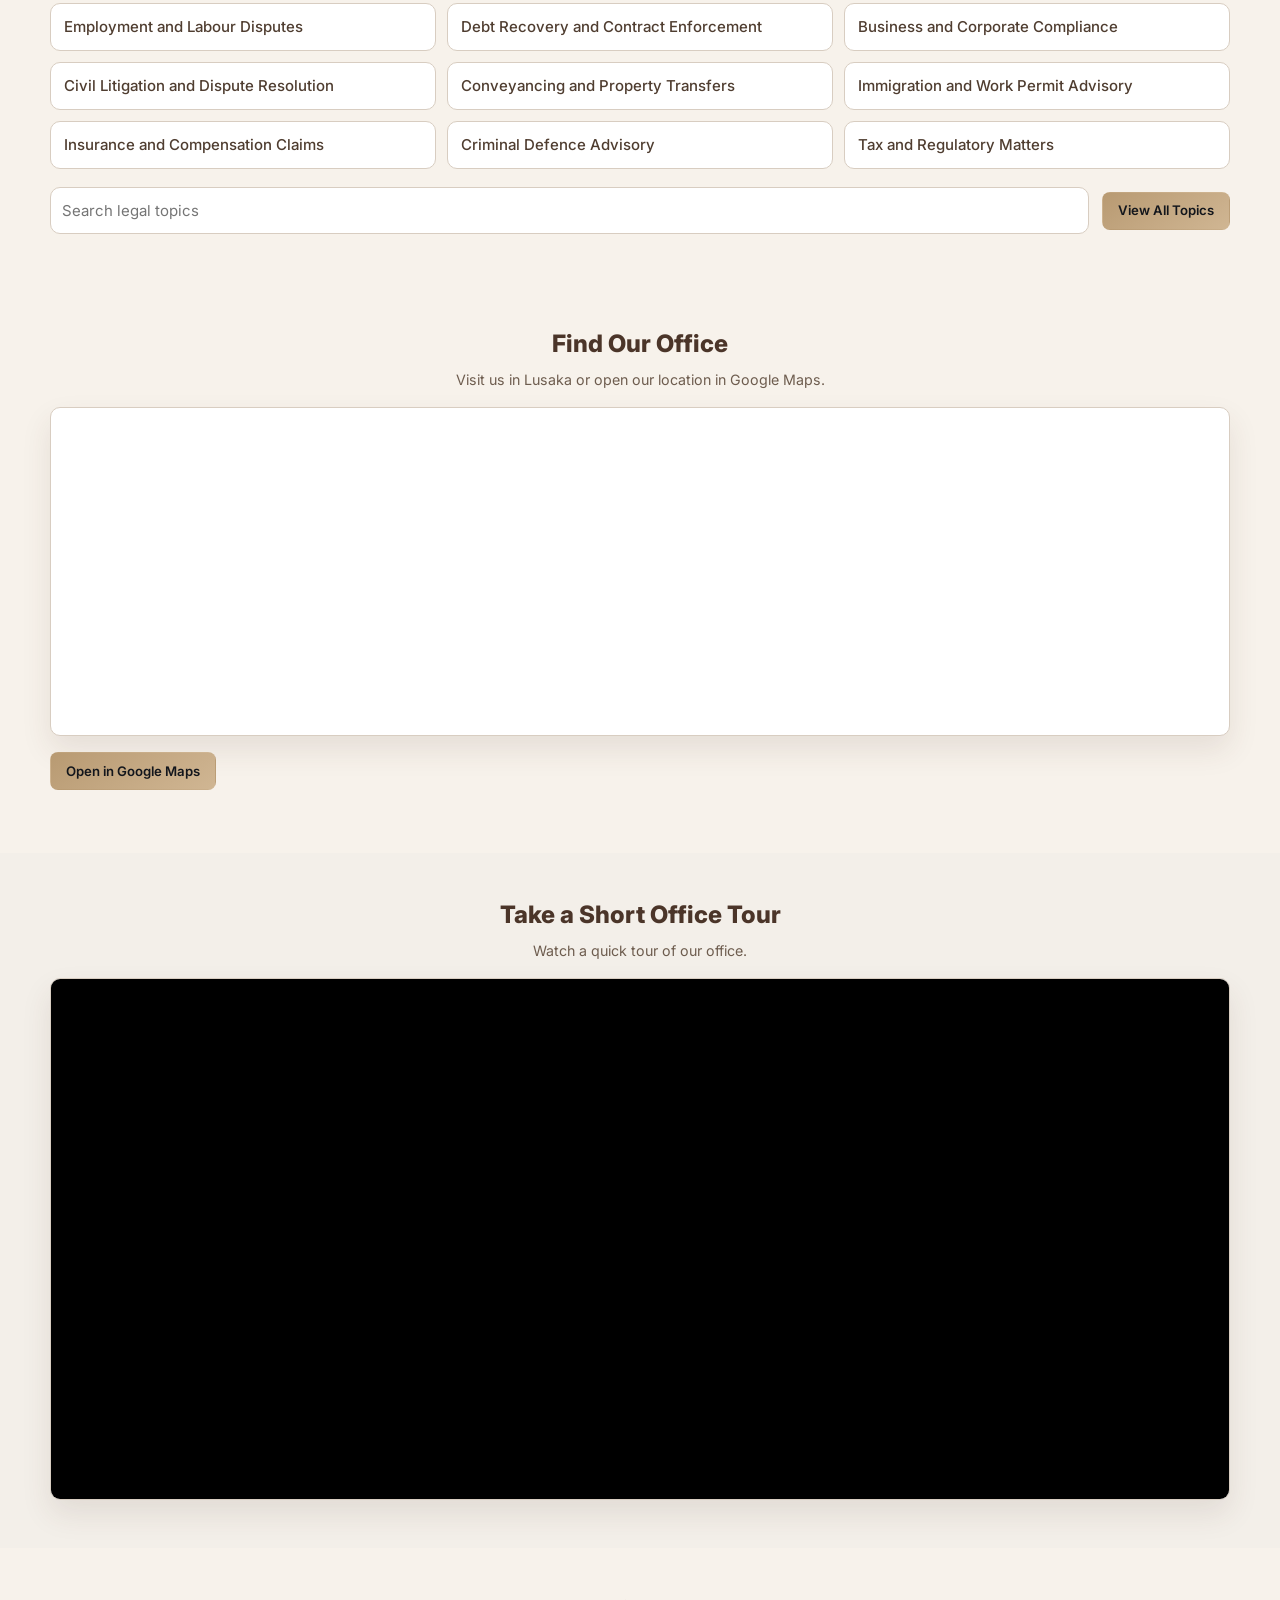
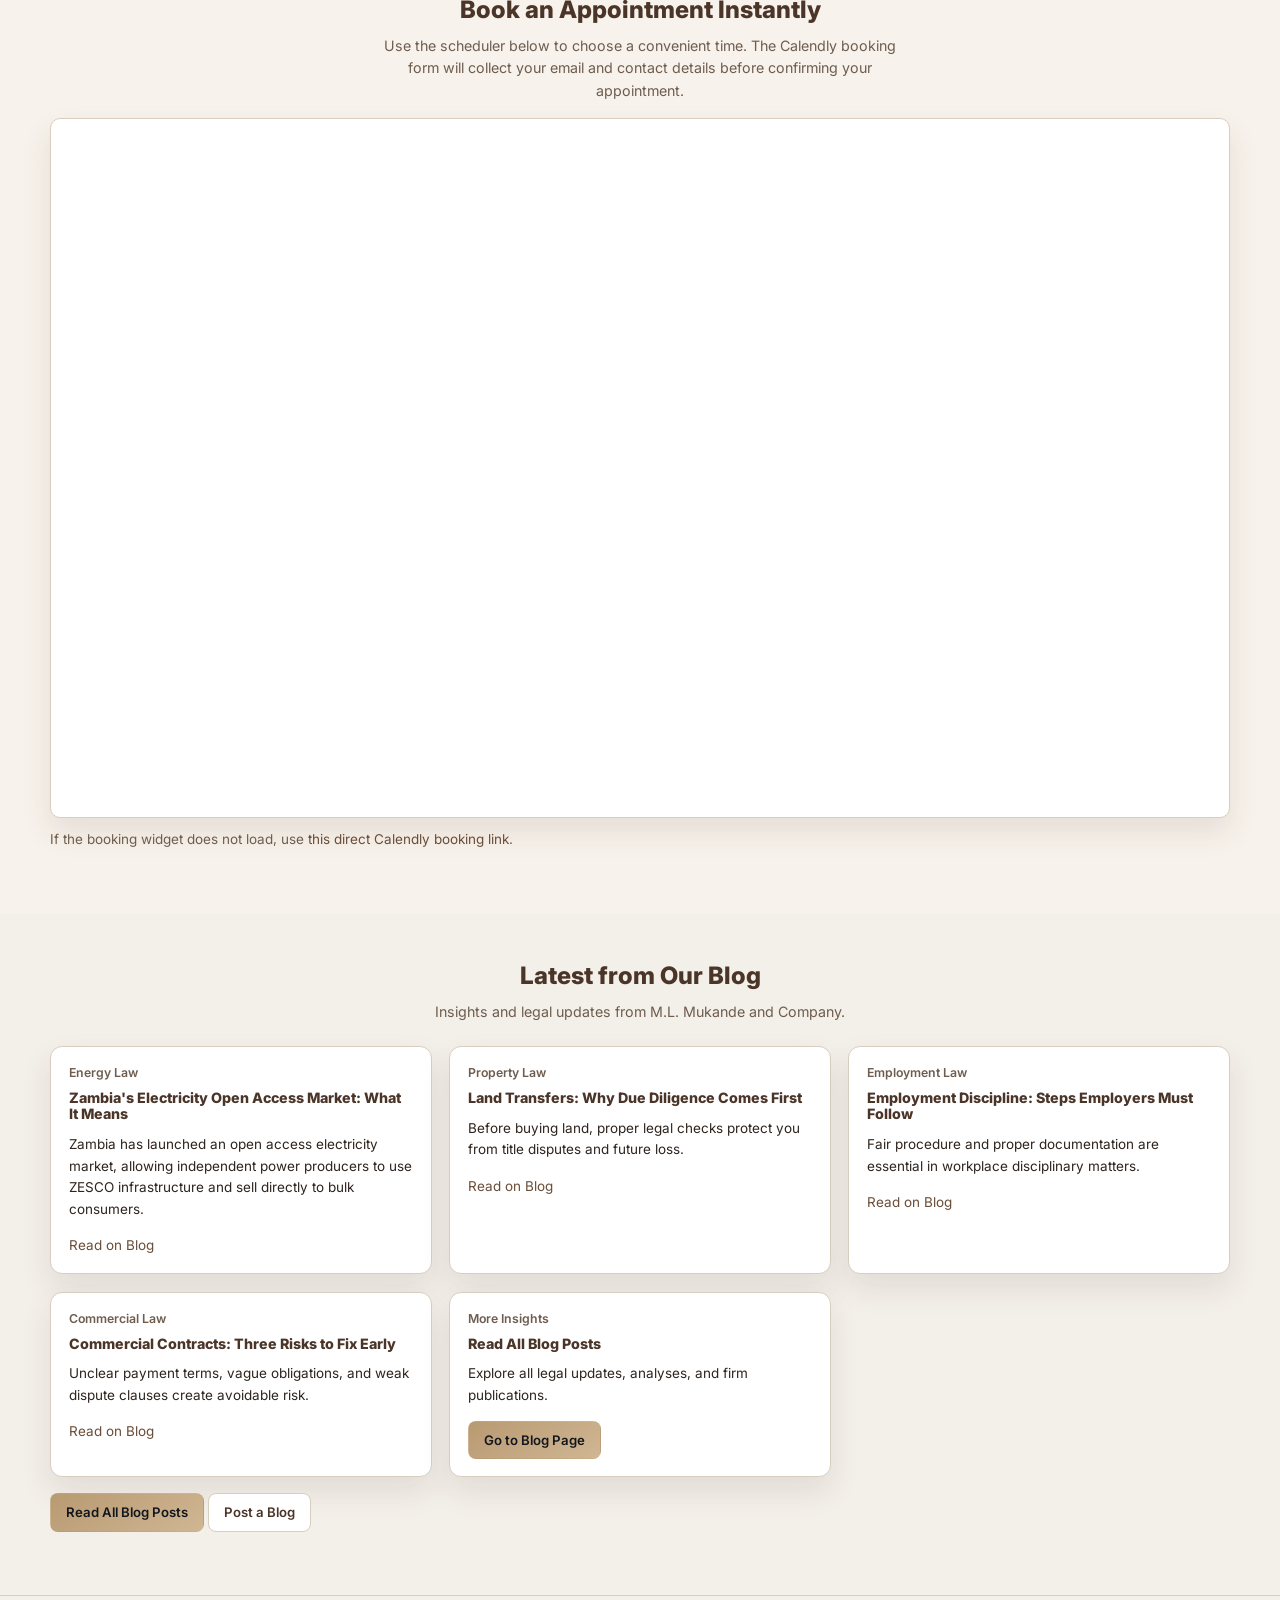
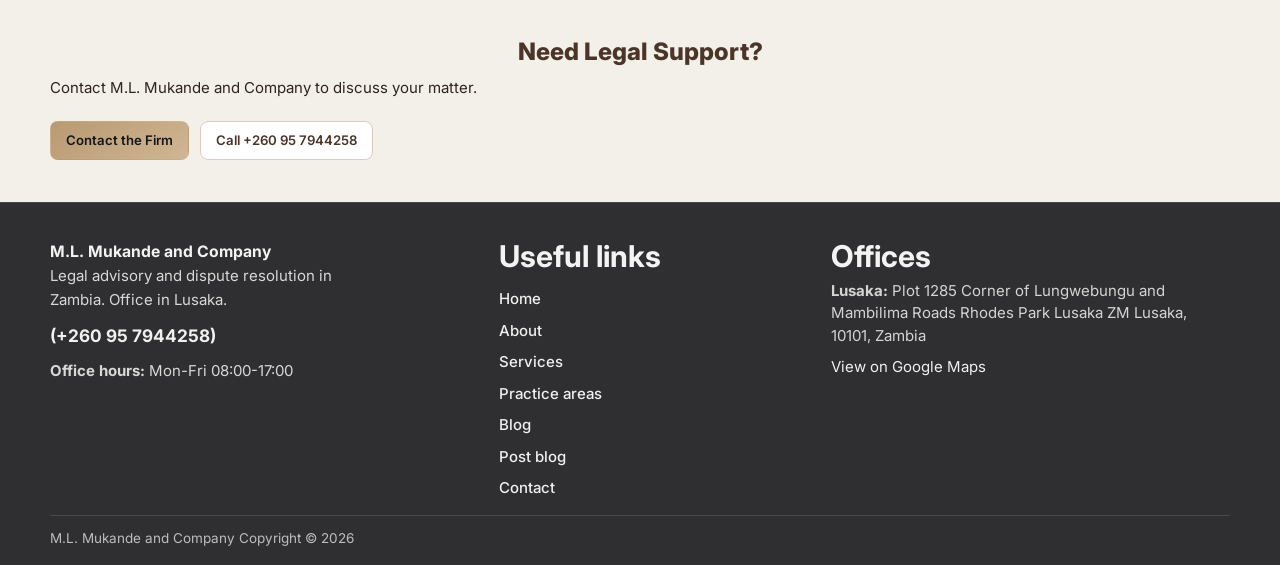
<file: contact.html>
﻿<!doctype html>
<html lang="en">
<head>
  <meta charset="UTF-8">
  <meta name="viewport" content="width=device-width, initial-scale=1.0">
  <title>Contact | M.L. Mukande and Company</title>
  <meta name="description" content="Contact M.L. Mukande and Company in Lusaka, Zambia.">
  <link rel="stylesheet" href="./styles.css">
</head>
<body>
  <a class="skip-link" href="#main-content">Skip to main content</a>

  <div class="top-contact-bar">
    <div class="container top-contact-inner">
      <p>Call us: <a href="tel:+260957944258">+260 95 7944258</a></p>
    </div>
  </div>

  <header class="site-header">
    <div class="container header-inner">
      <a href="./index.html" class="logo" aria-label="M.L. Mukande and Company home">
        <span>M.L. Mukande and Company</span>
      </a>
      <button class="menu-toggle" aria-expanded="false" aria-controls="primary-nav">Menu</button>
      <nav class="primary-nav" id="primary-nav" aria-label="Primary">
        <a href="./index.html">Home</a>
        <a href="./about.html">About</a>
        <a href="./services.html">Services</a>
        <a href="./practice-areas.html">Practice Areas</a>
        <a href="./blog.html">Blog</a>
        <a class="active" href="./contact.html">Contact</a>
      </nav>
      <div class="header-actions">
        <a class="phone-link" href="tel:+260957944258">+260 95 7944258</a>
        <a class="btn btn-primary" href="#contact-form-panel">Book a Consultation</a>
      </div>
    </div>
  </header>

  <main id="main-content">
    <section class="section page-hero">
      <div class="container">
        <p class="eyebrow">Contact Us</p>
        <h1>Contact M.L. Mukande and Company</h1>
        <p class="hero-support">Use the details below to call, locate, or message the firm.</p>
      </div>
    </section>

    <section class="section section-muted">
      <div class="container contact-grid">
        <div class="contact-info">
          <h2>Office Information</h2>
          <p><strong>Phone:</strong> <a href="tel:+260957944258">+260 95 7944258</a></p>
          <p><strong>Address:</strong> Plot 1285 Corner of Lungwebungu and Mambilima Roads Rhodes Park Lusaka ZM Lusaka, 10101, Zambia</p>
          <p><strong>Map link:</strong> <a href="https://www.google.com/maps/place/M.L.+Mukande+and+Company/data=!4m7!3m6!1s0x19408b99202123a7:0xde2181cd76dab82d!8m2!3d-15.4066739!4d28.3031119!16s%2Fg%2F11n5r_1ypg!19sChIJpyMhIJmLQBkRLbjads2BId4" target="_blank" rel="noopener noreferrer">Open in Google Maps</a></p>
          <p><strong>Hours:</strong> Monday to Friday, 08:00 to 17:00</p>
          <div class="map-frame">
            <iframe
              title="M.L. Mukande and Company map"
              src="https://www.google.com/maps?q=-15.4066739,28.3031119&z=17&output=embed"
              loading="lazy"
              referrerpolicy="no-referrer-when-downgrade"
              allowfullscreen></iframe>
          </div>
        </div>

        <div class="contact-panel" id="contact-form-panel">
          <h2>Send an Enquiry</h2>
          <form class="contact-form" id="contact-form" action="#" method="post">
            <label for="name">Full Name</label>
            <input id="name" name="name" type="text" required>

            <label for="phone">Phone Number</label>
            <input id="phone" name="phone" type="tel" required>

            <label for="email">Email Address</label>
            <input id="email" name="email" type="email">

            <label for="service">Service Required</label>
            <input id="service" name="service" type="text" required>

            <label for="message">Brief Message</label>
            <textarea id="message" name="message" rows="5" required></textarea>

            <button class="btn btn-primary" type="submit">Send Enquiry</button>
            <p id="contact-form-status" class="form-status" aria-live="polite"></p>
          </form>
        </div>
      </div>
    </section>
  </main>

  <footer class="site-footer">
    <div class="container footer-grid">
      <div class="footer-brand">
        <a href="./index.html" class="logo">
          <span>M.L. Mukande and Company</span>
        </a>
        <p>Legal advisory and dispute resolution in Zambia. Office in Lusaka.</p>
        <p class="footer-contact-strong"><a href="tel:+260957944258">(+260 95 7944258)</a></p>
        <p class="footer-contact-item"><strong>Office hours:</strong> Mon-Fri 08:00-17:00</p>
      </div>
      <nav class="footer-links" aria-label="Useful links">
        <h3 class="footer-title">Useful links</h3>
        <a href="./index.html">Home</a>
        <a href="./about.html">About</a>
        <a href="./services.html">Services</a>
        <a href="./practice-areas.html">Practice areas</a>
        <a href="./blog.html">Blog</a>
        <a href="./post-blog.html">Post blog</a>
        <a href="./contact.html">Contact</a>
      </nav>
      <div class="footer-offices">
        <h3 class="footer-title">Offices</h3>
        <p class="footer-contact-item"><strong>Lusaka:</strong> Plot 1285 Corner of Lungwebungu and Mambilima Roads Rhodes Park Lusaka ZM Lusaka, 10101, Zambia</p>
        <p class="footer-contact-item"><a href="https://www.google.com/maps/place/M.L.+Mukande+and+Company/data=!4m7!3m6!1s0x19408b99202123a7:0xde2181cd76dab82d!8m2!3d-15.4066739!4d28.3031119!16s%2Fg%2F11n5r_1ypg!19sChIJpyMhIJmLQBkRLbjads2BId4" target="_blank" rel="noopener noreferrer">View on Google Maps</a></p>
      </div>
    </div>
    <div class="container footer-bottom">
      <p class="disclaimer">M.L. Mukande and Company Copyright &copy; 2026</p>
    </div>
  </footer>

  <script src="./site.js"></script>
  <script src="./contact.js"></script>
</body>
</html>
</file>
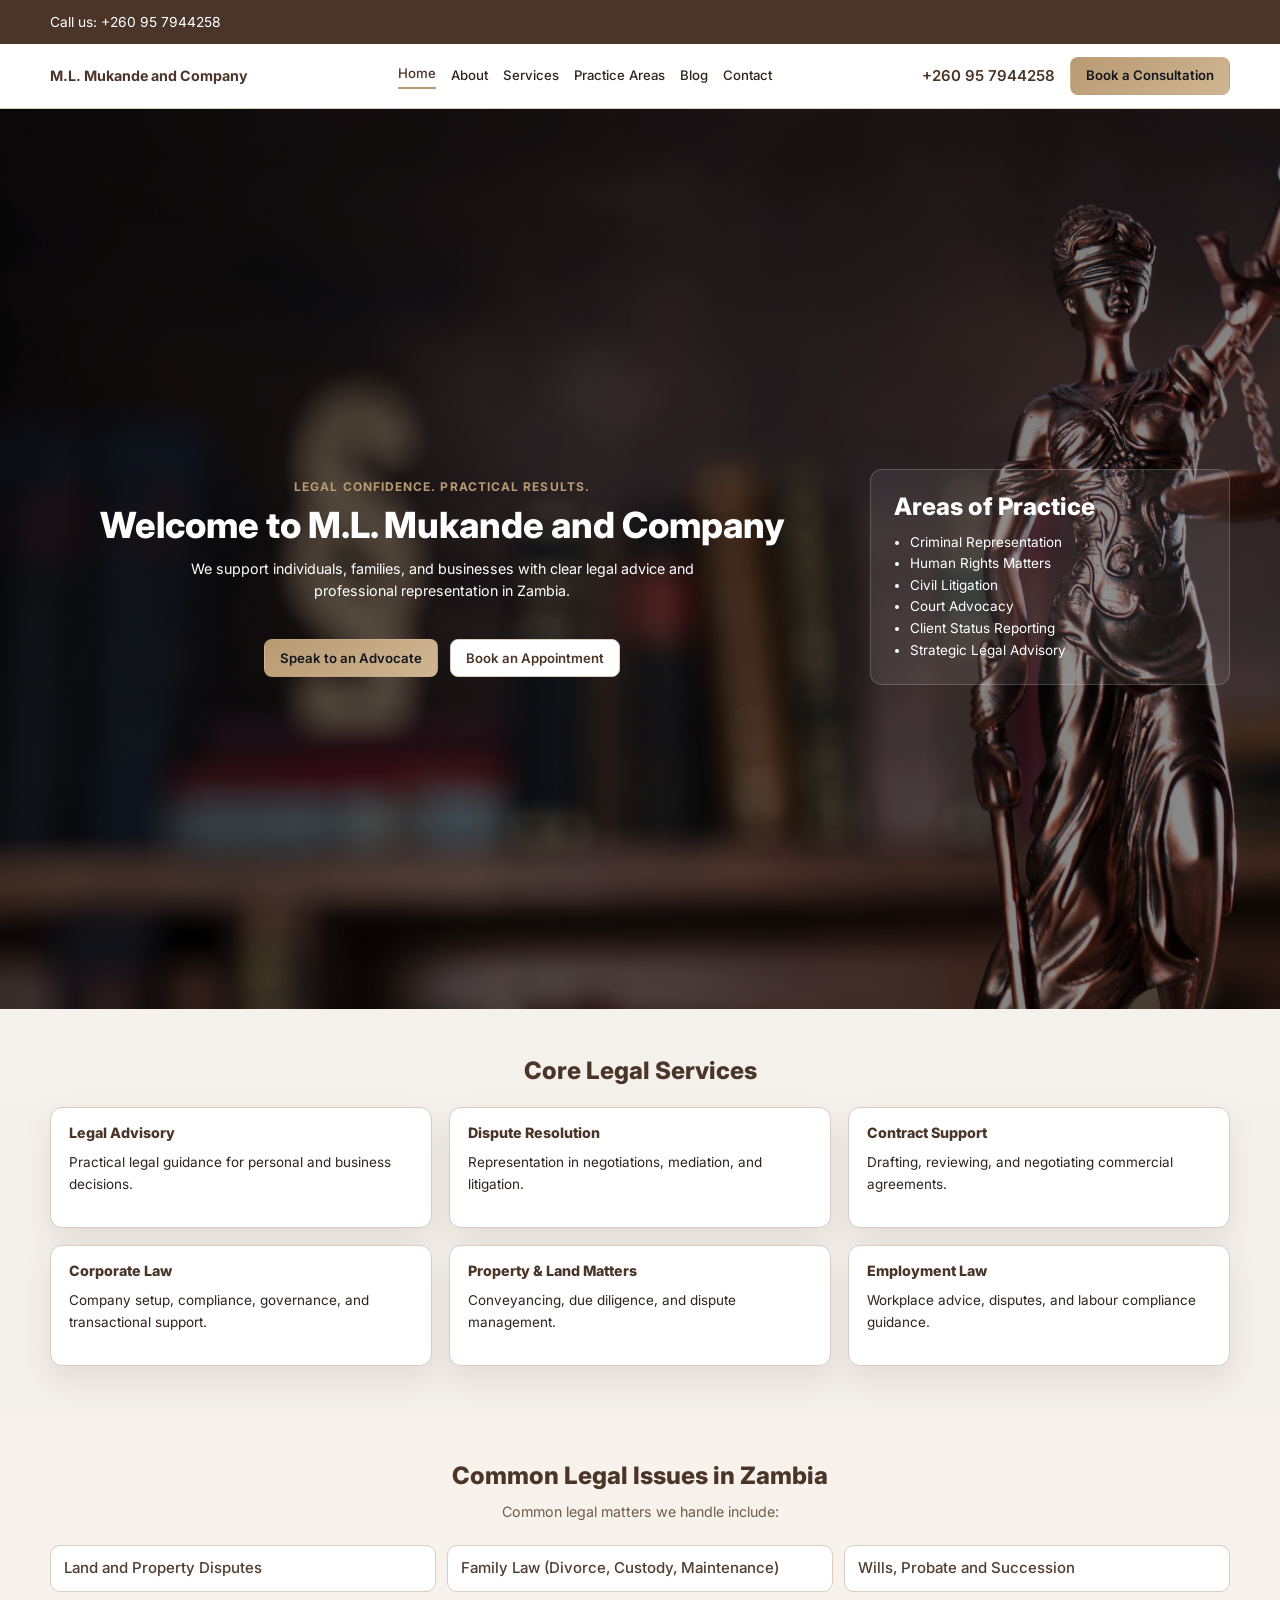
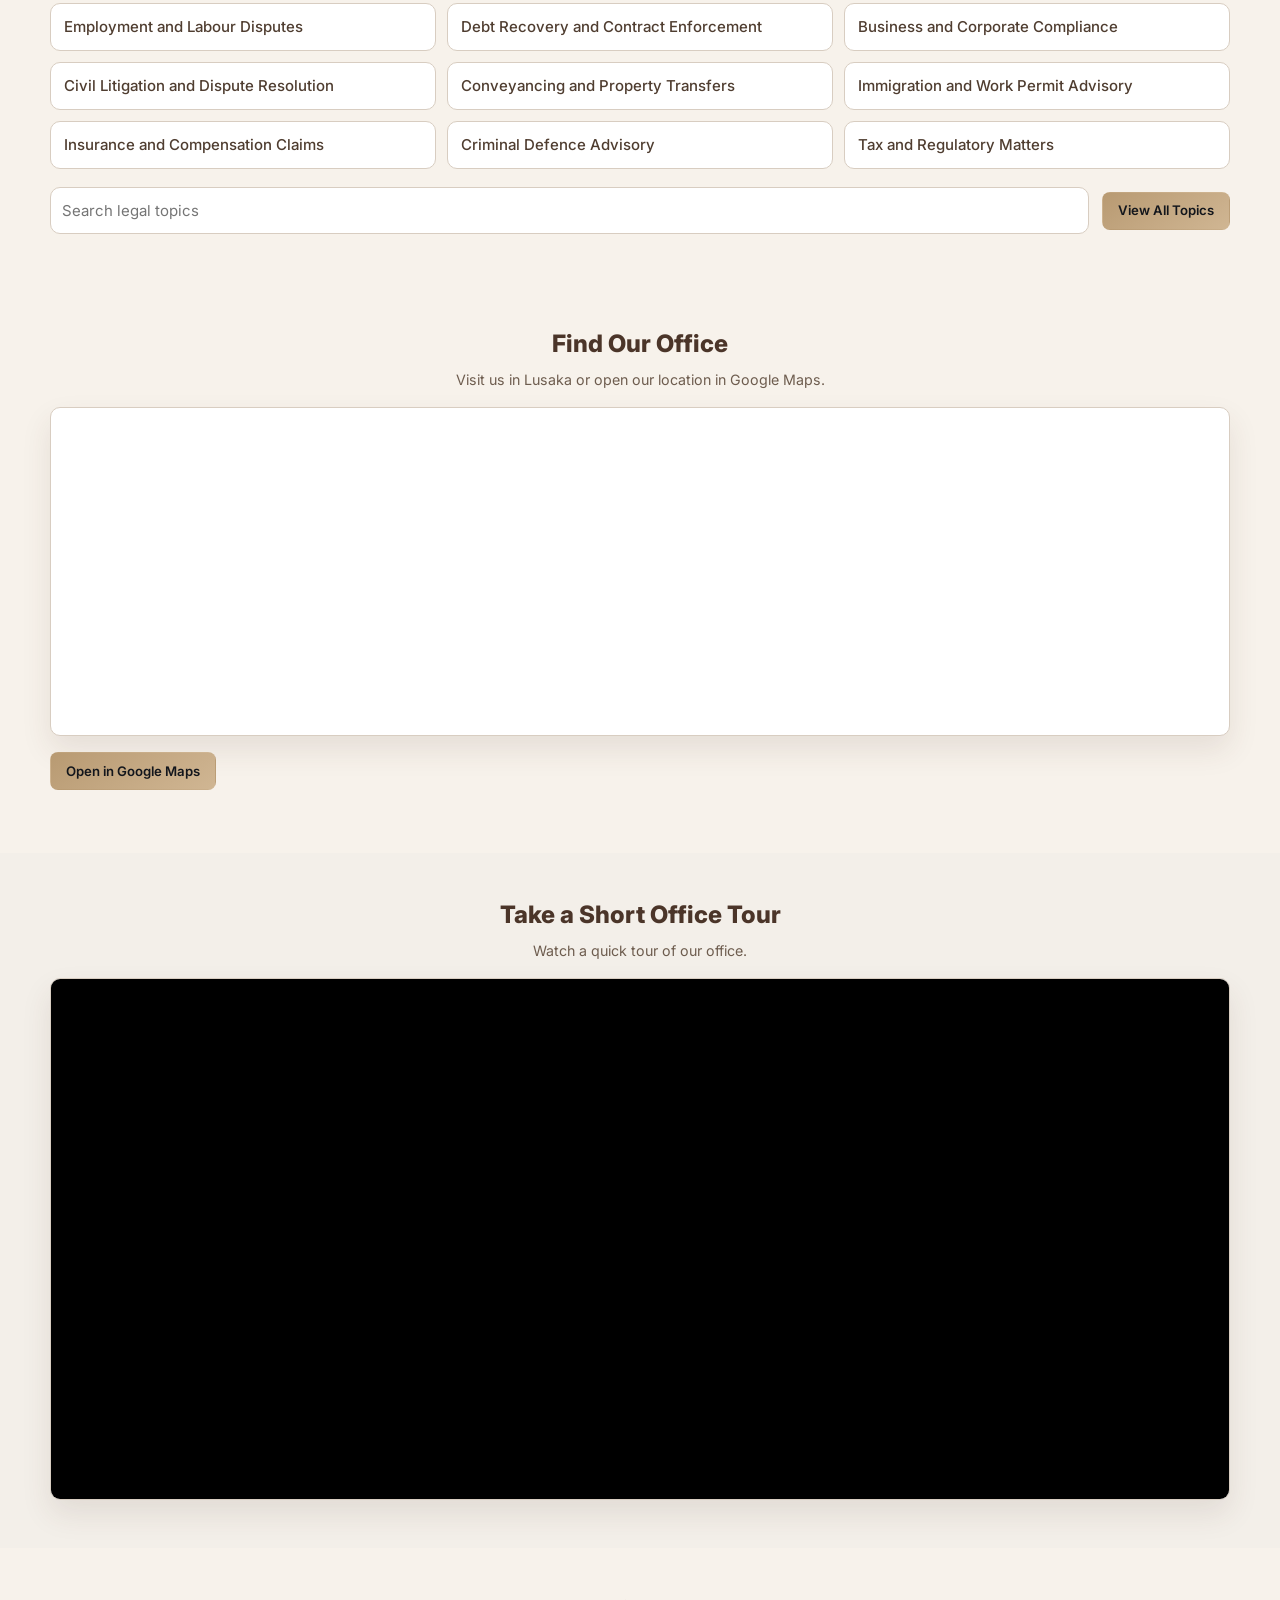
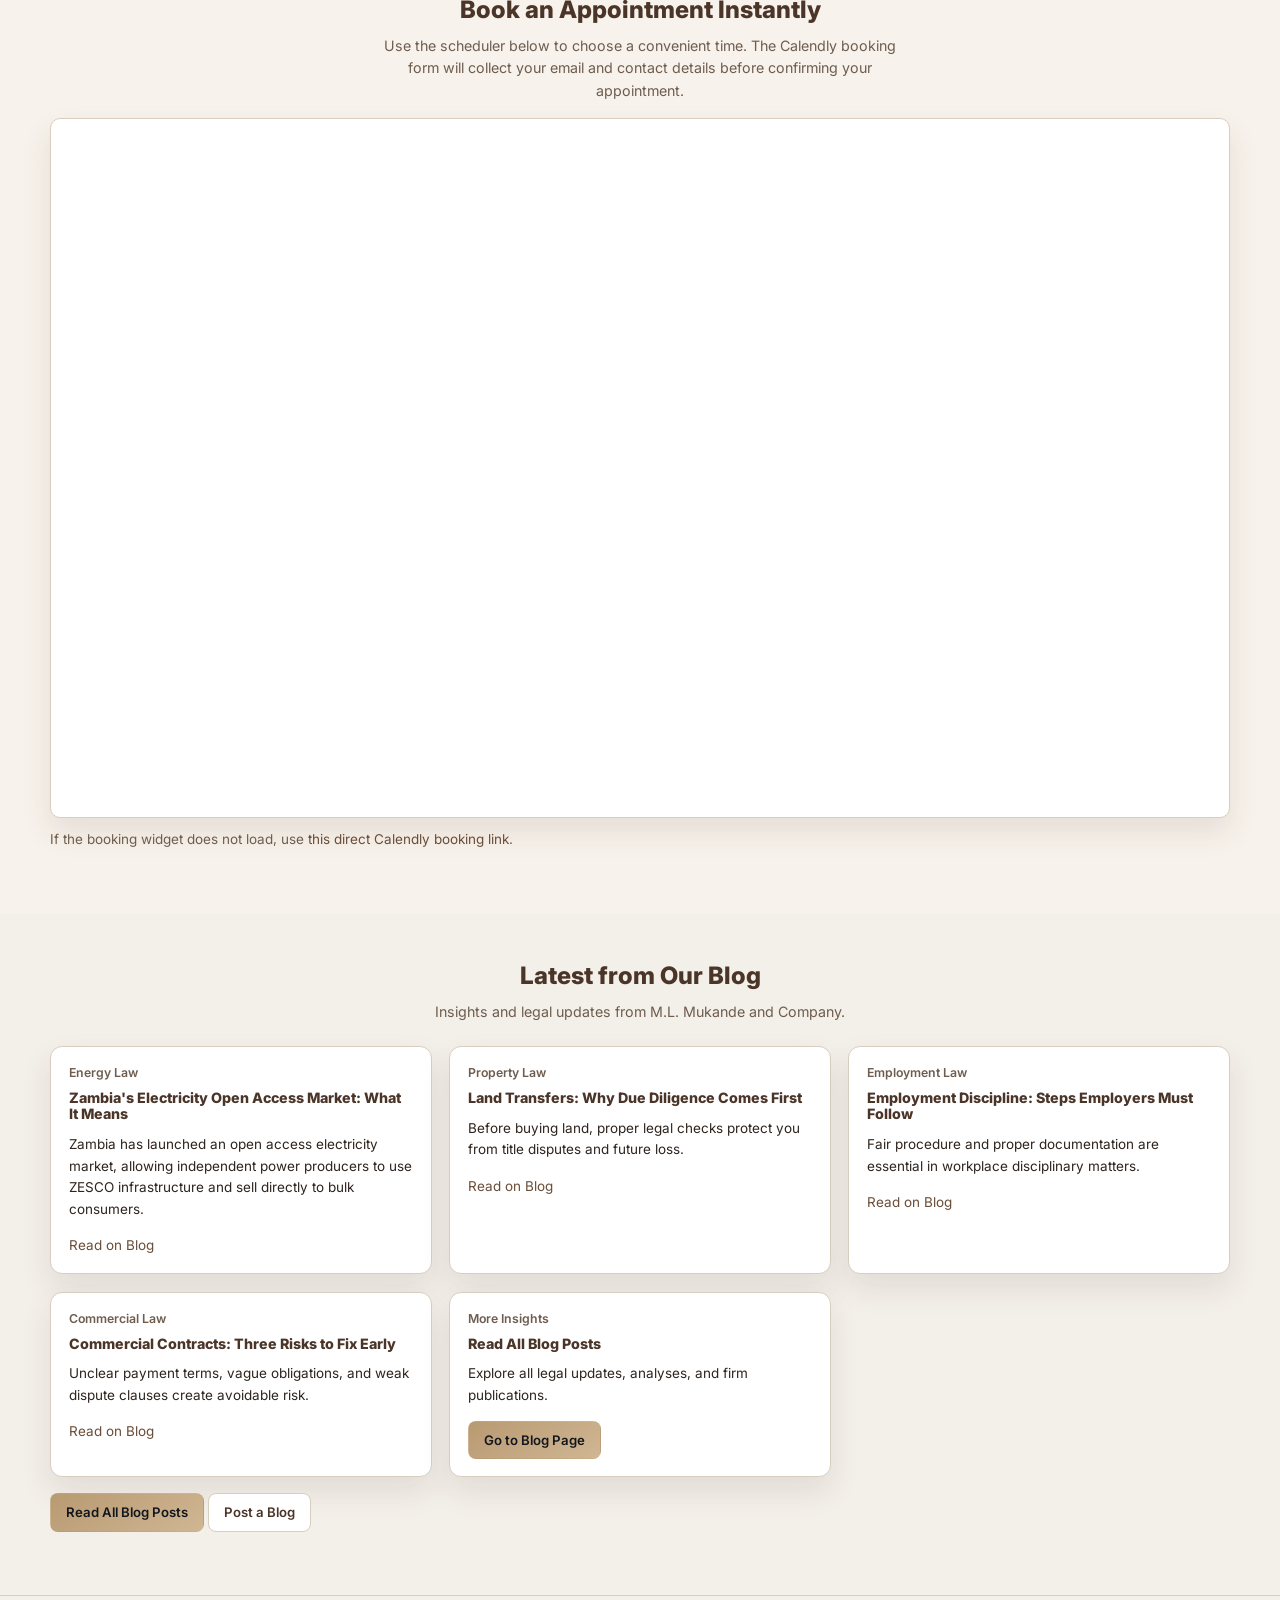
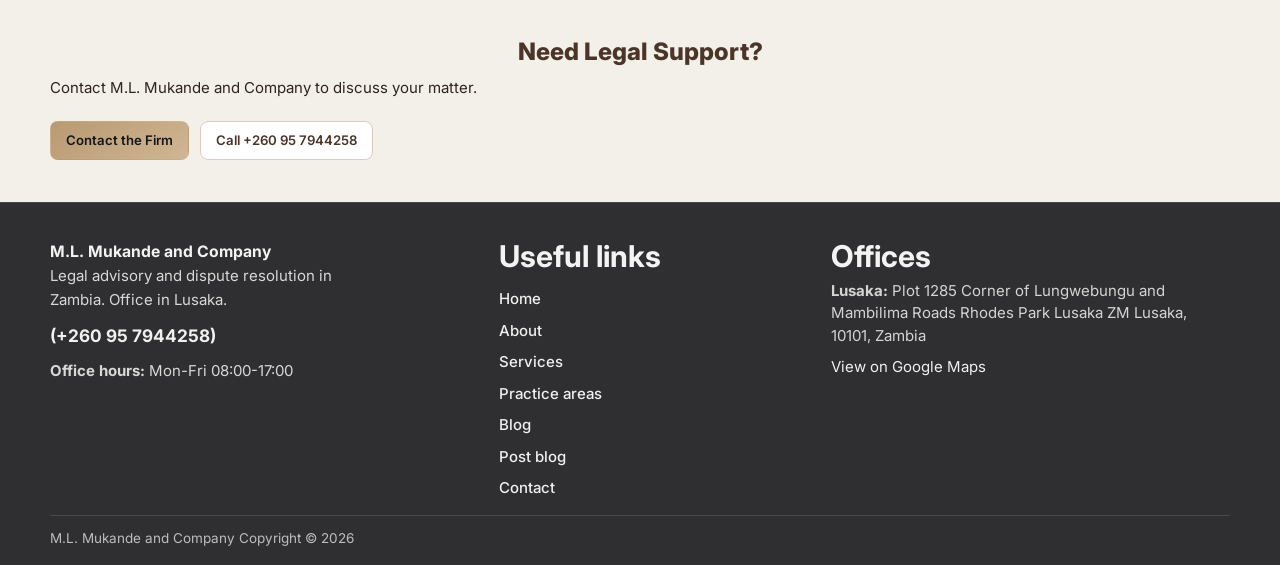
<file: post-blog.html>
﻿<!doctype html>
<html lang="en">
<head>
  <meta charset="UTF-8">
  <meta name="viewport" content="width=device-width, initial-scale=1.0">
  <title>Post Blog | M.L. Mukande and Company</title>
  <meta name="description" content="Create and publish blog posts for M.L. Mukande and Company.">
  <link rel="stylesheet" href="./styles.css">
</head>
<body>
  <a class="skip-link" href="#main-content">Skip to main content</a>

  <div class="top-contact-bar">
    <div class="container top-contact-inner">
      <p>Call us: <a href="tel:+260957944258">+260 95 7944258</a></p>
    </div>
  </div>

  <header class="site-header">
    <div class="container header-inner">
      <a href="./index.html" class="logo" aria-label="M.L. Mukande and Company home">
        <span>M.L. Mukande and Company</span>
      </a>
      <button class="menu-toggle" aria-expanded="false" aria-controls="primary-nav">Menu</button>
      <nav class="primary-nav" id="primary-nav" aria-label="Primary">
        <a href="./index.html">Home</a>
        <a href="./about.html">About</a>
        <a href="./services.html">Services</a>
        <a href="./practice-areas.html">Practice Areas</a>
        <a href="./blog.html">Blog</a>
        <a href="./contact.html">Contact</a>
      </nav>
      <div class="header-actions">
        <a class="phone-link" href="tel:+260957944258">+260 95 7944258</a>
        <a class="btn btn-primary" href="./blog.html">View Blog</a>
      </div>
    </div>
  </header>

  <main id="main-content">
    <section class="section page-hero">
      <div class="container">
        <p class="eyebrow">CMS</p>
        <h1>Post a Blog</h1>
        <p class="hero-support">Publish legal updates directly to the blog page.</p>
      </div>
    </section>

    <section class="section section-muted">
      <div class="container">
        <div class="contact-panel">
          <h2>Create Blog Post</h2>
          <p class="hero-support">Fill in all required fields and click publish.</p>
          <form id="post-blog-form" class="contact-form" action="#" method="post">
            <label for="post-title">Post Title</label>
            <input id="post-title" name="title" type="text" required>

            <label for="post-author">Author</label>
            <input id="post-author" name="author" type="text" value="M.L. Mukande and Company" required>

            <label for="post-category">Category</label>
            <input id="post-category" name="category" type="text" placeholder="Energy Law, Corporate Law, etc." required>

            <label for="post-excerpt">Short Excerpt</label>
            <textarea id="post-excerpt" name="excerpt" rows="3" required></textarea>

            <label for="post-content">Full Content</label>
            <textarea id="post-content" name="content" rows="10" required></textarea>

            <label for="post-image">Image URL (optional)</label>
            <input id="post-image" name="imageUrl" type="url" placeholder="https://example.com/image.jpg">

            <div class="hero-cta-group">
              <button class="btn btn-primary" type="submit">Publish Blog Post</button>
              <a class="btn btn-secondary" href="./blog.html">Go to Blog</a>
            </div>
            <p id="post-blog-status" class="form-status" aria-live="polite"></p>
          </form>
        </div>
      </div>
    </section>
  </main>

  <footer class="site-footer">
    <div class="container footer-grid">
      <div class="footer-brand">
        <a href="./index.html" class="logo">
          <span>M.L. Mukande and Company</span>
        </a>
        <p>Legal advisory and dispute resolution in Zambia. Office in Lusaka.</p>
        <p class="footer-contact-strong"><a href="tel:+260957944258">(+260 95 7944258)</a></p>
        <p class="footer-contact-item"><strong>Office hours:</strong> Mon-Fri 08:00-17:00</p>
      </div>
      <nav class="footer-links" aria-label="Useful links">
        <h3 class="footer-title">Useful links</h3>
        <a href="./index.html">Home</a>
        <a href="./about.html">About</a>
        <a href="./services.html">Services</a>
        <a href="./practice-areas.html">Practice areas</a>
        <a href="./blog.html">Blog</a>
        <a href="./post-blog.html">Post blog</a>
        <a href="./contact.html">Contact</a>
      </nav>
      <div class="footer-offices">
        <h3 class="footer-title">Offices</h3>
        <p class="footer-contact-item"><strong>Lusaka:</strong> Plot 1285 Corner of Lungwebungu and Mambilima Roads Rhodes Park Lusaka ZM Lusaka, 10101, Zambia</p>
        <p class="footer-contact-item"><a href="https://www.google.com/maps/place/M.L.+Mukande+and+Company/data=!4m7!3m6!1s0x19408b99202123a7:0xde2181cd76dab82d!8m2!3d-15.4066739!4d28.3031119!16s%2Fg%2F11n5r_1ypg!19sChIJpyMhIJmLQBkRLbjads2BId4" target="_blank" rel="noopener noreferrer">View on Google Maps</a></p>
      </div>
    </div>
    <div class="container footer-bottom">
      <p class="disclaimer">M.L. Mukande and Company Copyright &copy; 2026</p>
    </div>
  </footer>

  <script src="./blog.js"></script>
  <script src="./site.js"></script>
</body>
</html>
</file>
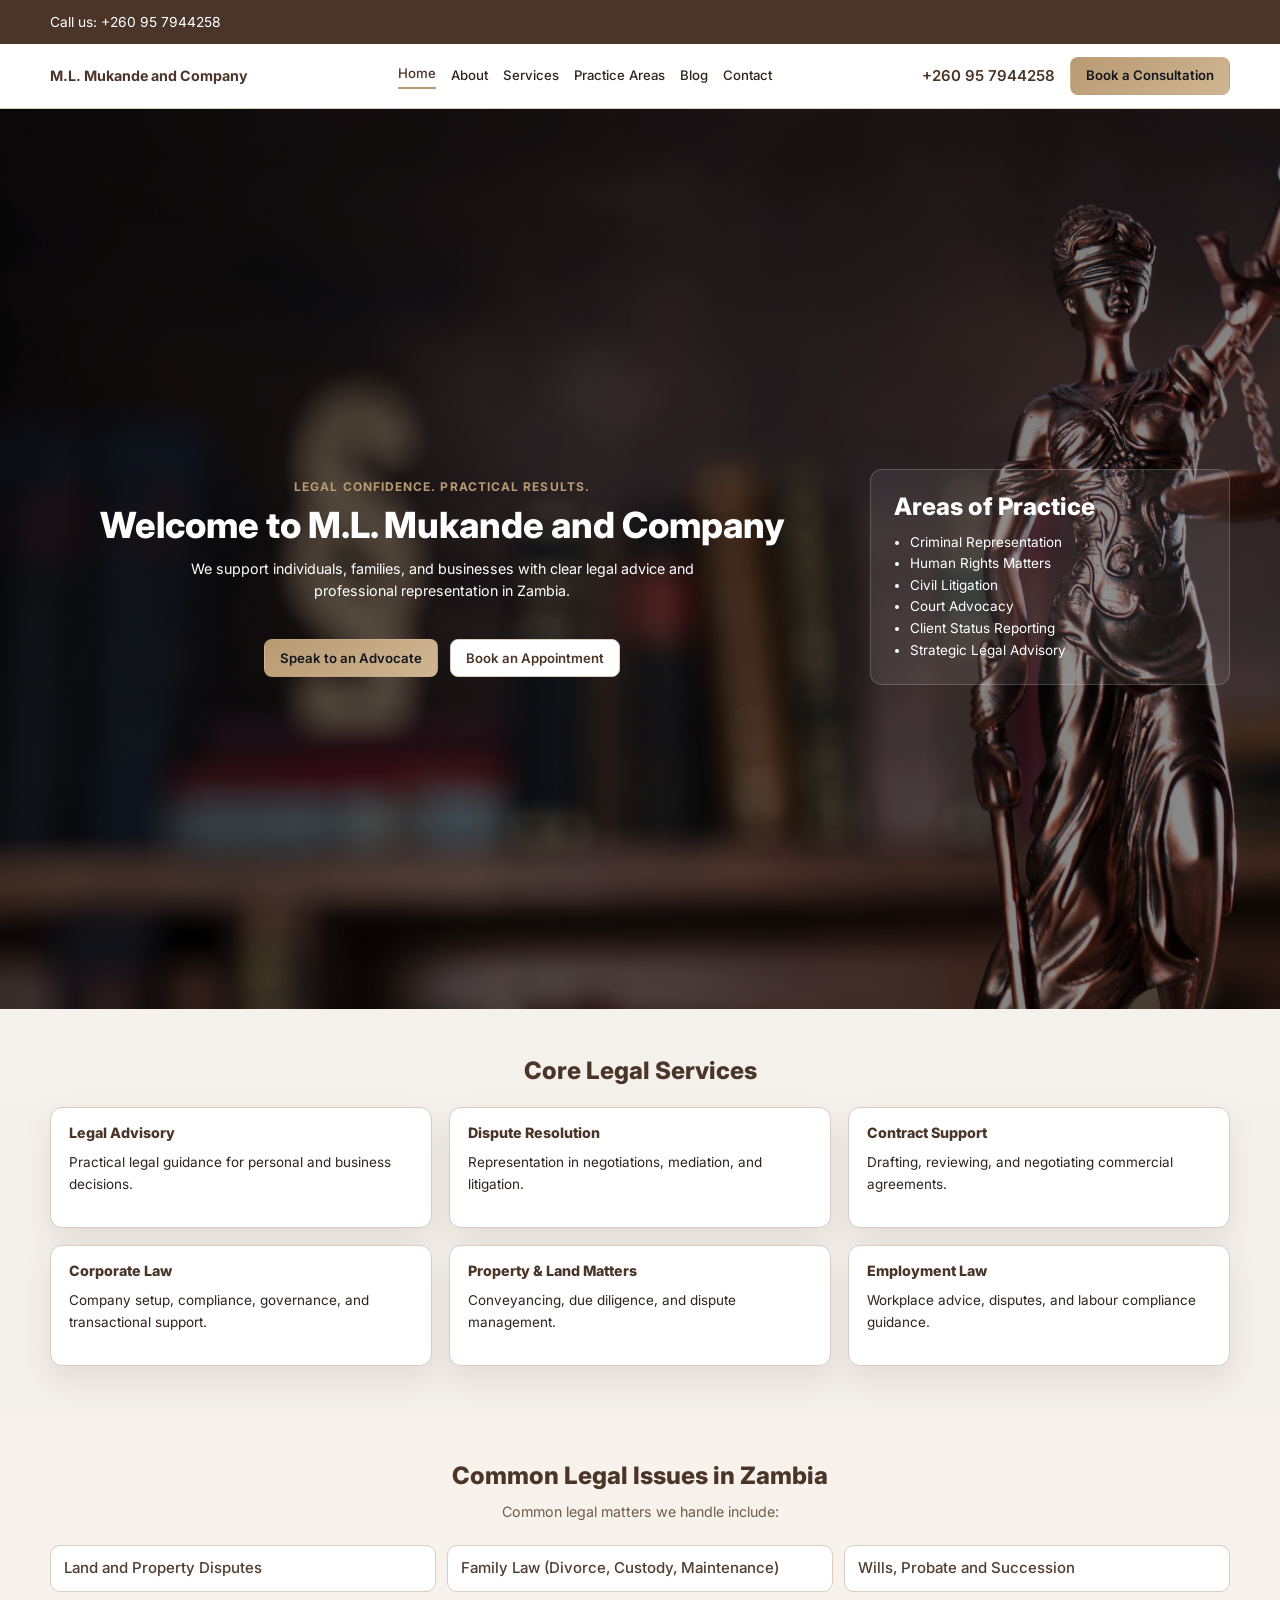
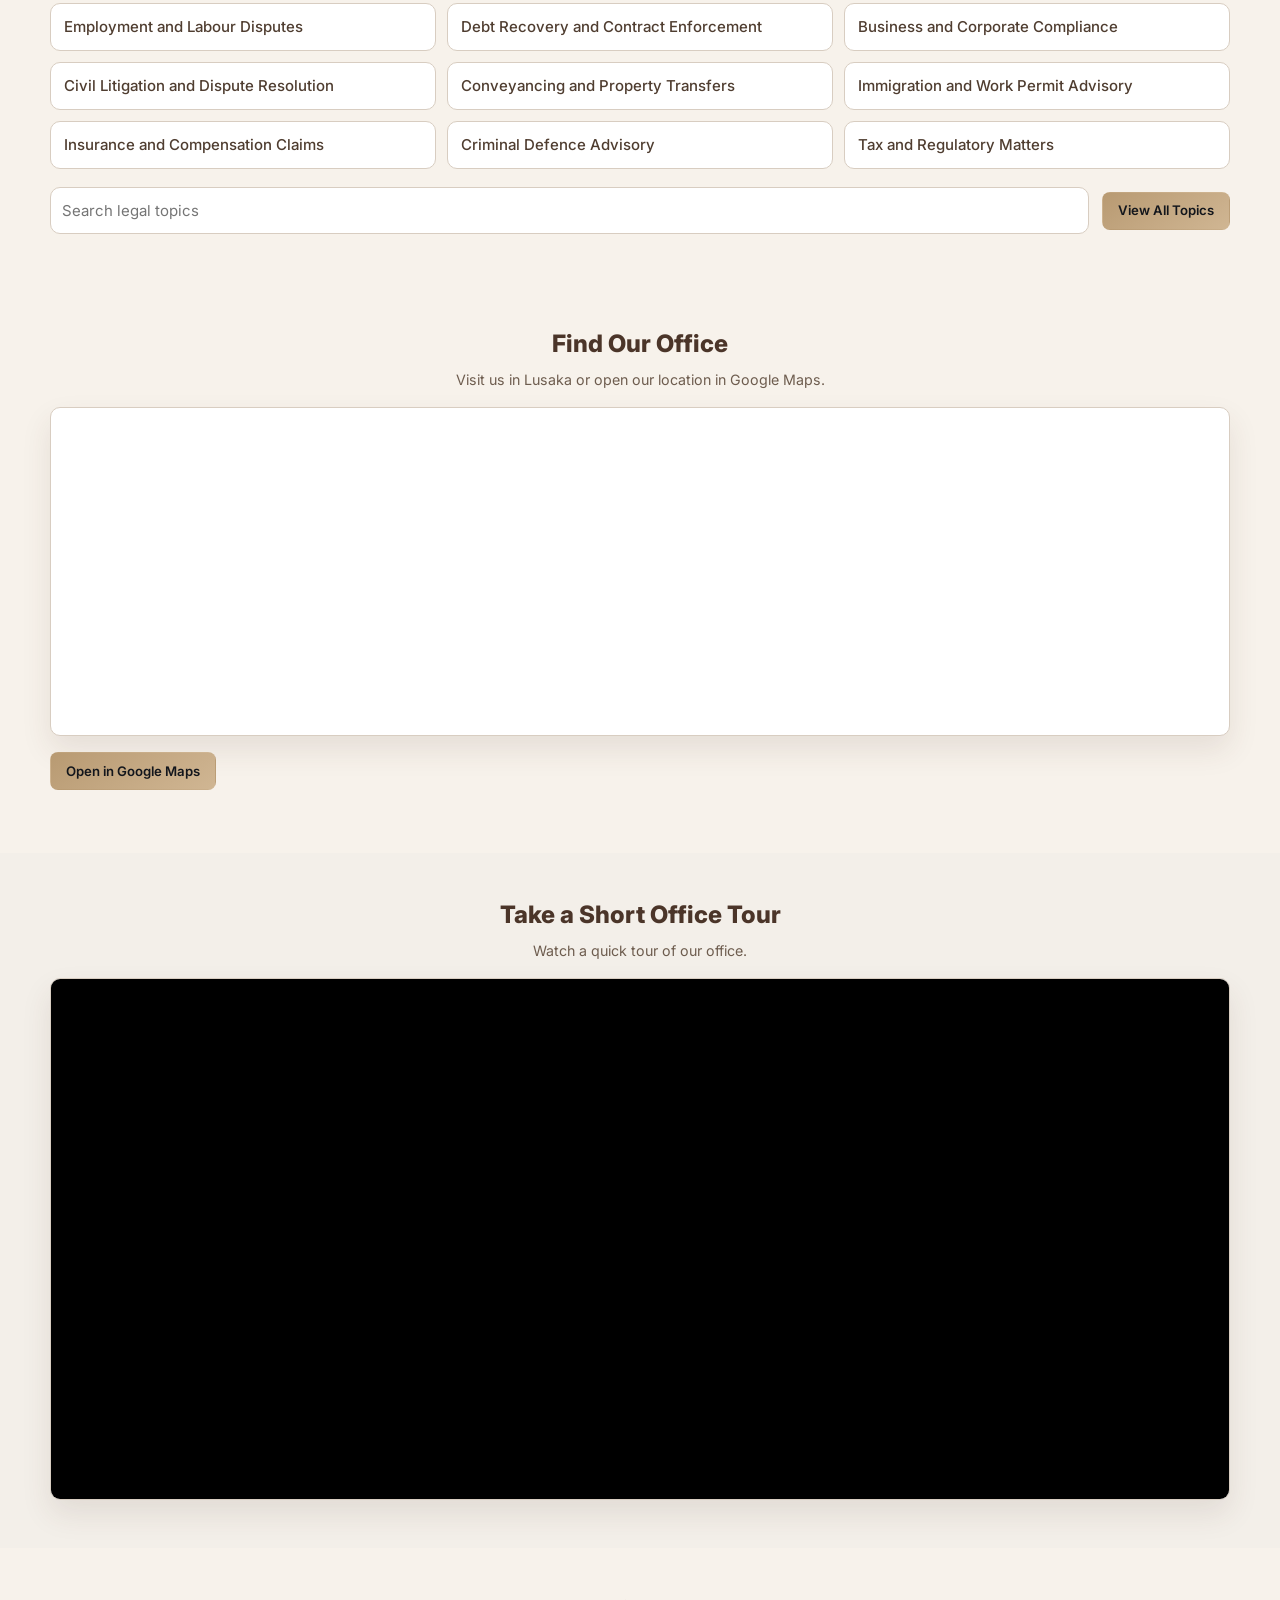
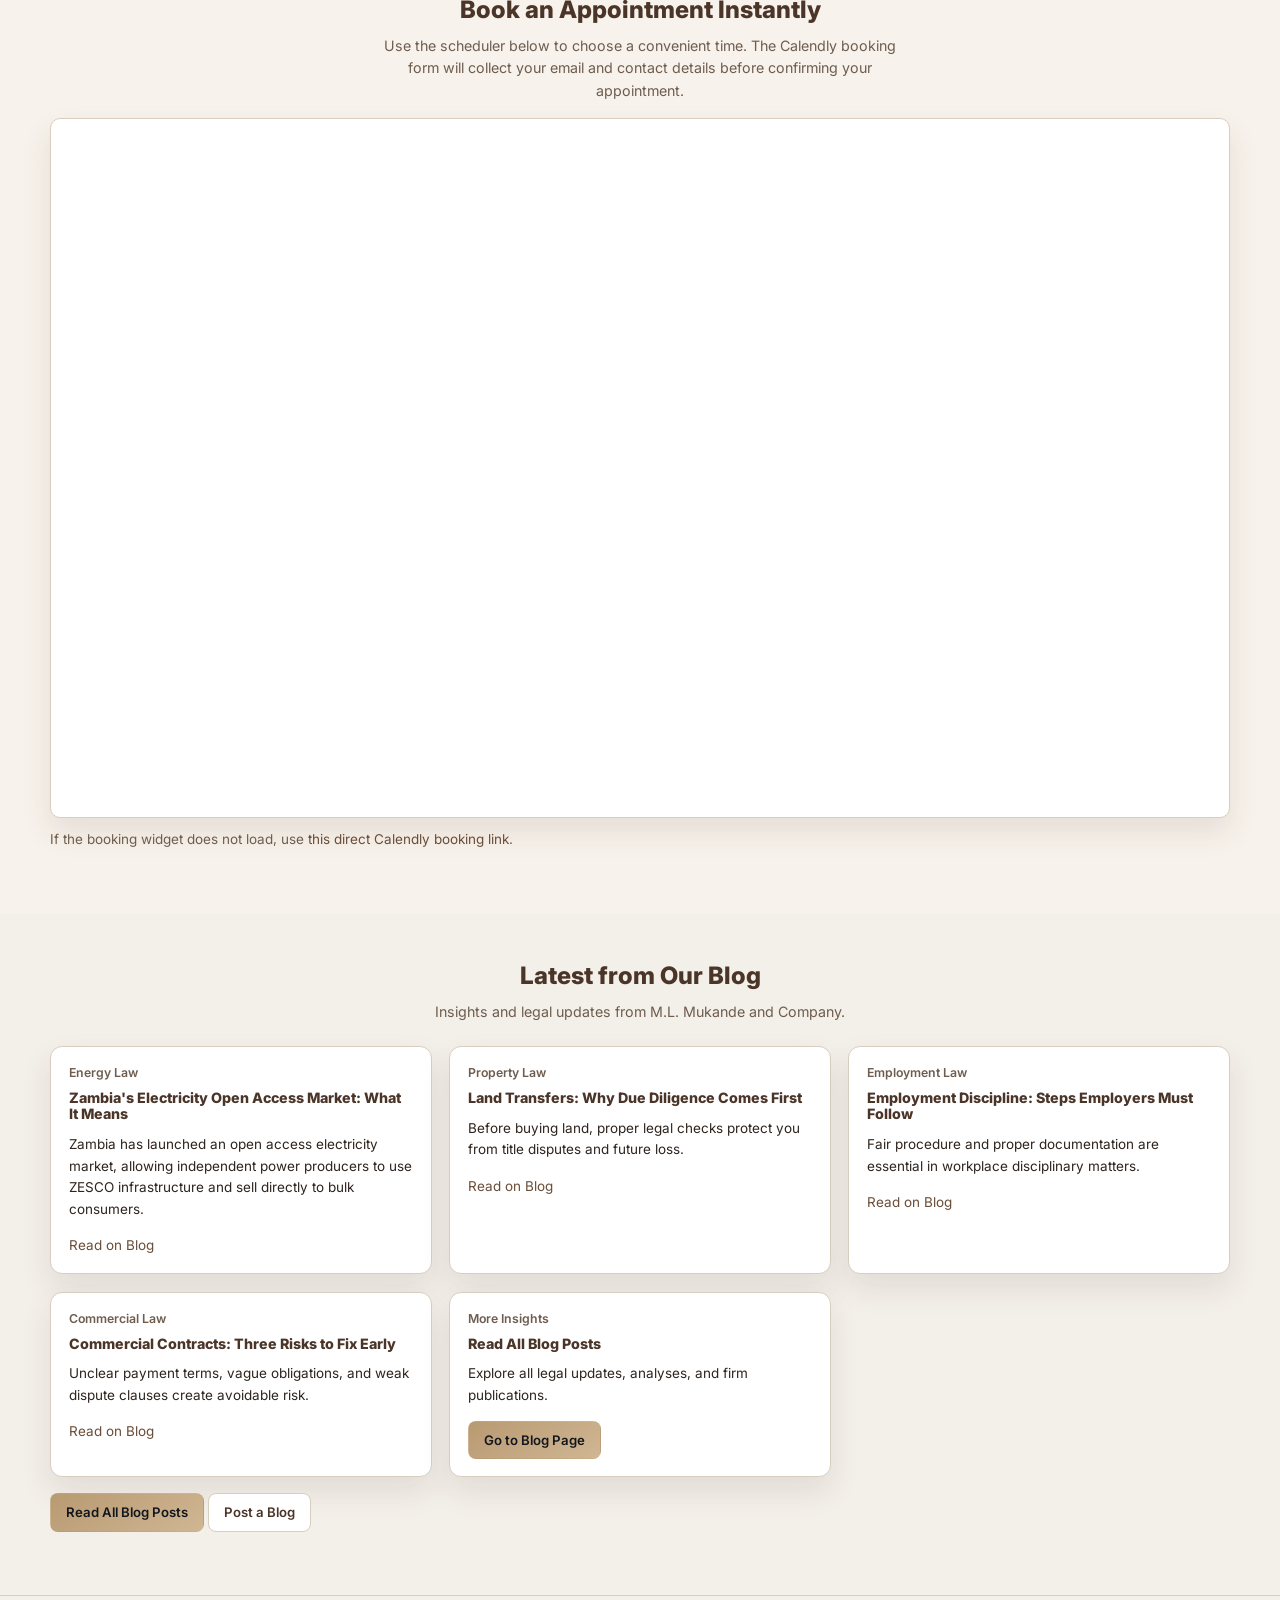
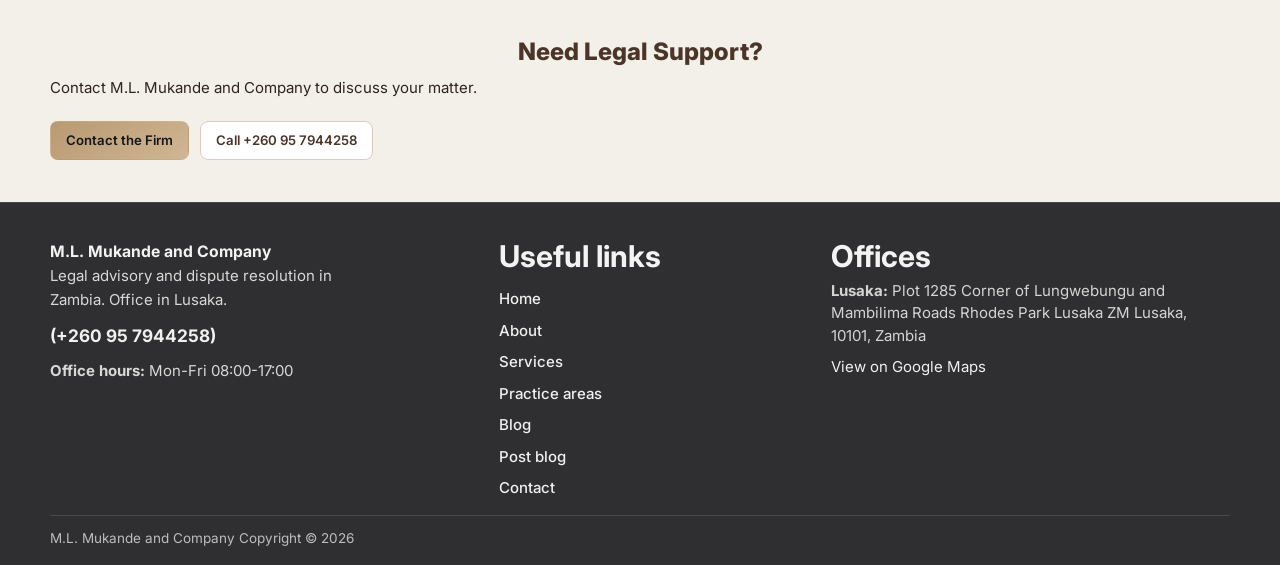
<file: practice-areas.html>
﻿<!doctype html>
<html lang="en">
<head>
  <meta charset="UTF-8">
  <meta name="viewport" content="width=device-width, initial-scale=1.0">
  <title>Practice Areas | M.L. Mukande and Company</title>
  <meta name="description" content="Practice areas at M.L. Mukande and Company include family, property, employment, corporate, and litigation matters.">
  <link rel="stylesheet" href="./styles.css">
</head>
<body>
  <a class="skip-link" href="#main-content">Skip to main content</a>

  <div class="top-contact-bar">
    <div class="container top-contact-inner">
      <p>Call us: <a href="tel:+260957944258">+260 95 7944258</a></p>
    </div>
  </div>

  <header class="site-header">
    <div class="container header-inner">
      <a href="./index.html" class="logo" aria-label="M.L. Mukande and Company home">
        <span>M.L. Mukande and Company</span>
      </a>
      <button class="menu-toggle" aria-expanded="false" aria-controls="primary-nav">Menu</button>
      <nav class="primary-nav" id="primary-nav" aria-label="Primary">
        <a href="./index.html">Home</a>
        <a href="./about.html">About</a>
        <a href="./services.html">Services</a>
        <a class="active" href="./practice-areas.html">Practice Areas</a>
        <a href="./blog.html">Blog</a>
        <a href="./contact.html">Contact</a>
      </nav>
      <div class="header-actions">
        <a class="phone-link" href="tel:+260957944258">+260 95 7944258</a>
        <a class="btn btn-primary" href="./contact.html#contact-form-panel">Book a Consultation</a>
      </div>
    </div>
  </header>

  <main id="main-content">
    <section class="section page-hero">
      <div class="container">
        <p class="eyebrow">Practice Areas</p>
        <h1>Our Practice Areas</h1>
        <p class="hero-support">We provide legal services across key areas for private and business clients.</p>
      </div>
    </section>

    <section class="section">
      <div class="container card-grid">
        <article class="info-card"><h2>Family Law</h2><p>Divorce, custody, maintenance, and succession matters.</p></article>
        <article class="info-card"><h2>Land &amp; Property Law</h2><p>Ownership disputes, land transactions, and transfer support.</p></article>
        <article class="info-card"><h2>Employment &amp; Labour Law</h2><p>Workplace disputes, contracts, and labour advisory services.</p></article>
        <article class="info-card"><h2>Corporate &amp; Commercial Law</h2><p>Company matters, governance, and commercial legal support.</p></article>
        <article class="info-card"><h2>Debt Recovery</h2><p>Legal follow-up, demand actions, and settlement support.</p></article>
        <article class="info-card"><h2>Civil Litigation</h2><p>Representation in civil disputes and court processes.</p></article>
      </div>
    </section>

    <section class="section section-muted">
      <div class="container">
        <h2>Need Help With a Specific Matter?</h2>
        <p class="hero-support">Contact us for guidance if your issue is not listed above.</p>
        <p class="section-cta-inline">
          <a class="btn btn-primary" href="./contact.html#contact-form-panel">Contact the Firm</a>
        </p>
      </div>
    </section>
  </main>

  <footer class="site-footer">
    <div class="container footer-grid">
      <div class="footer-brand">
        <a href="./index.html" class="logo">
          <span>M.L. Mukande and Company</span>
        </a>
        <p>Legal advisory and dispute resolution in Zambia. Office in Lusaka.</p>
        <p class="footer-contact-strong"><a href="tel:+260957944258">(+260 95 7944258)</a></p>
        <p class="footer-contact-item"><strong>Office hours:</strong> Mon-Fri 08:00-17:00</p>
      </div>
      <nav class="footer-links" aria-label="Useful links">
        <h3 class="footer-title">Useful links</h3>
        <a href="./index.html">Home</a>
        <a href="./about.html">About</a>
        <a href="./services.html">Services</a>
        <a href="./practice-areas.html">Practice areas</a>
        <a href="./blog.html">Blog</a>
        <a href="./post-blog.html">Post blog</a>
        <a href="./contact.html">Contact</a>
      </nav>
      <div class="footer-offices">
        <h3 class="footer-title">Offices</h3>
        <p class="footer-contact-item"><strong>Lusaka:</strong> Plot 1285 Corner of Lungwebungu and Mambilima Roads Rhodes Park Lusaka ZM Lusaka, 10101, Zambia</p>
        <p class="footer-contact-item"><a href="https://www.google.com/maps/place/M.L.+Mukande+and+Company/data=!4m7!3m6!1s0x19408b99202123a7:0xde2181cd76dab82d!8m2!3d-15.4066739!4d28.3031119!16s%2Fg%2F11n5r_1ypg!19sChIJpyMhIJmLQBkRLbjads2BId4" target="_blank" rel="noopener noreferrer">View on Google Maps</a></p>
      </div>
    </div>
    <div class="container footer-bottom">
      <p class="disclaimer">M.L. Mukande and Company Copyright &copy; 2026</p>
    </div>
  </footer>

  <script src="./site.js"></script>
</body>
</html>
</file>
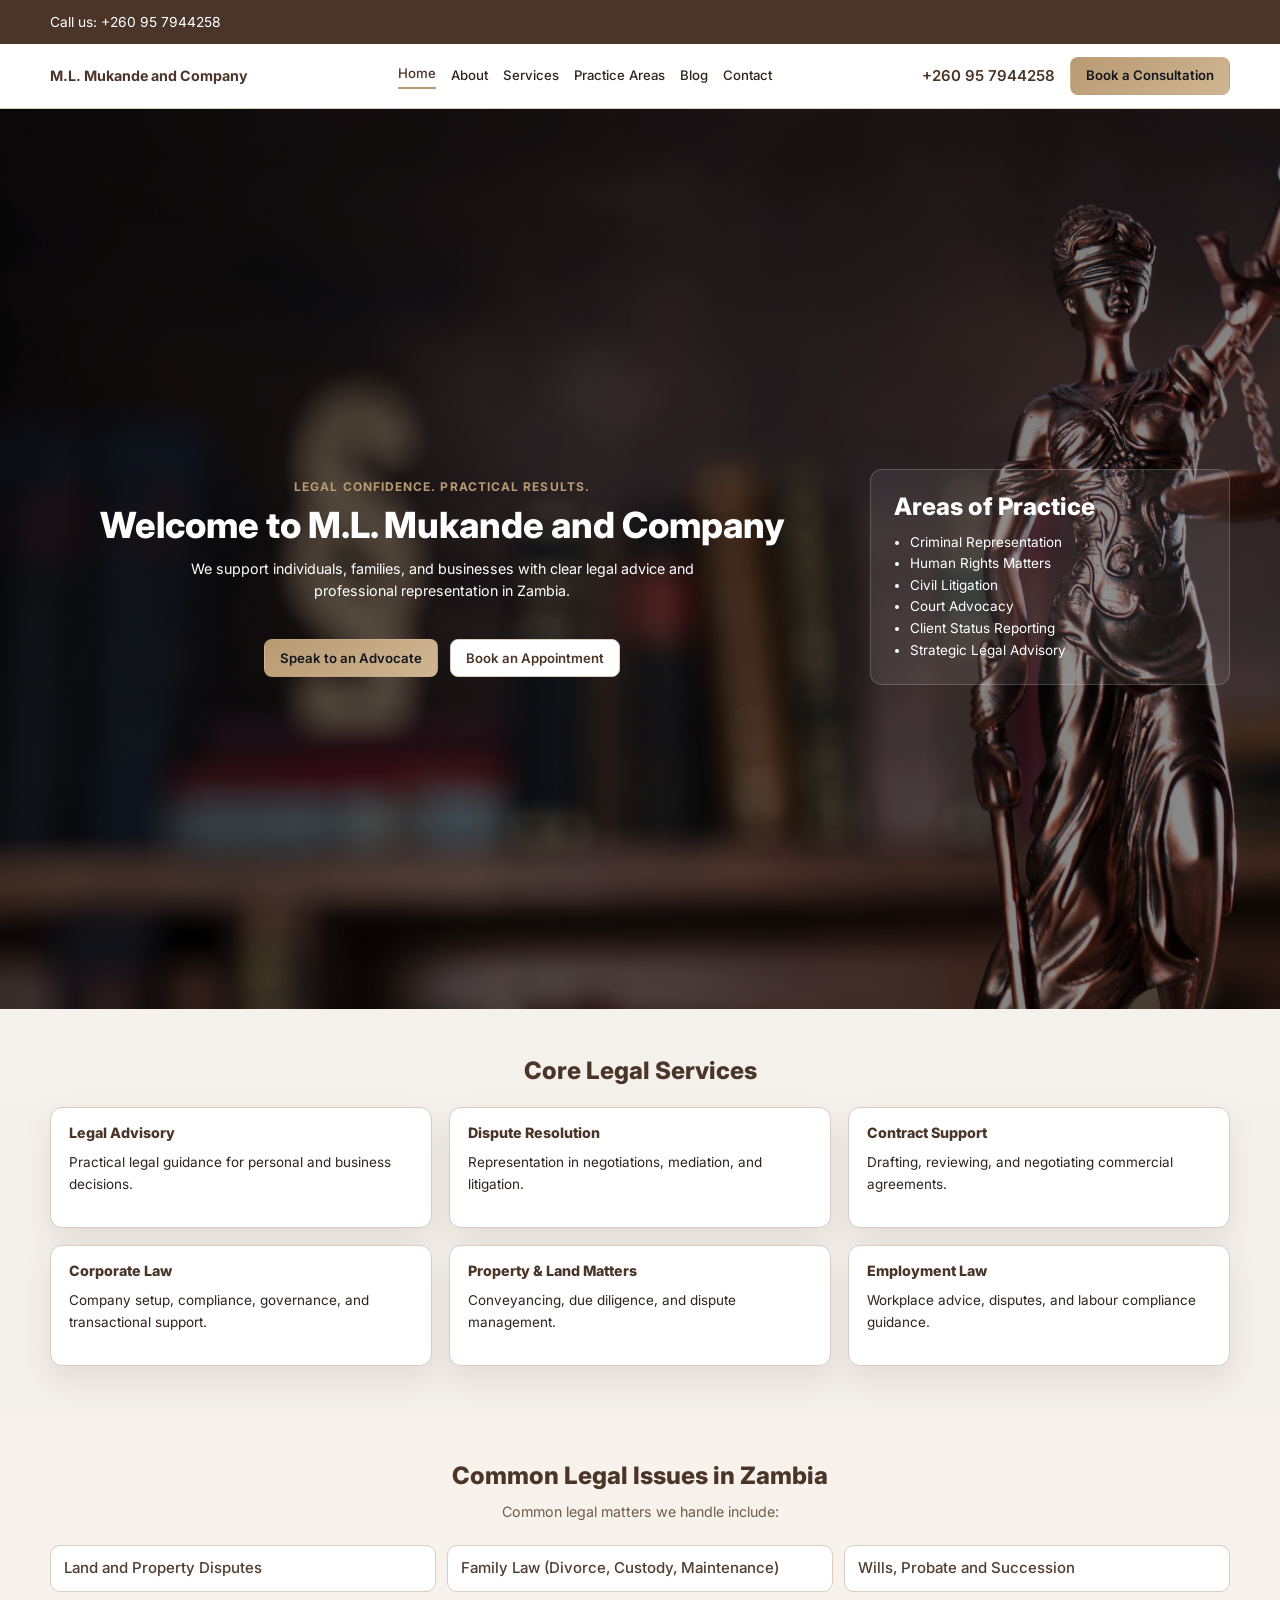
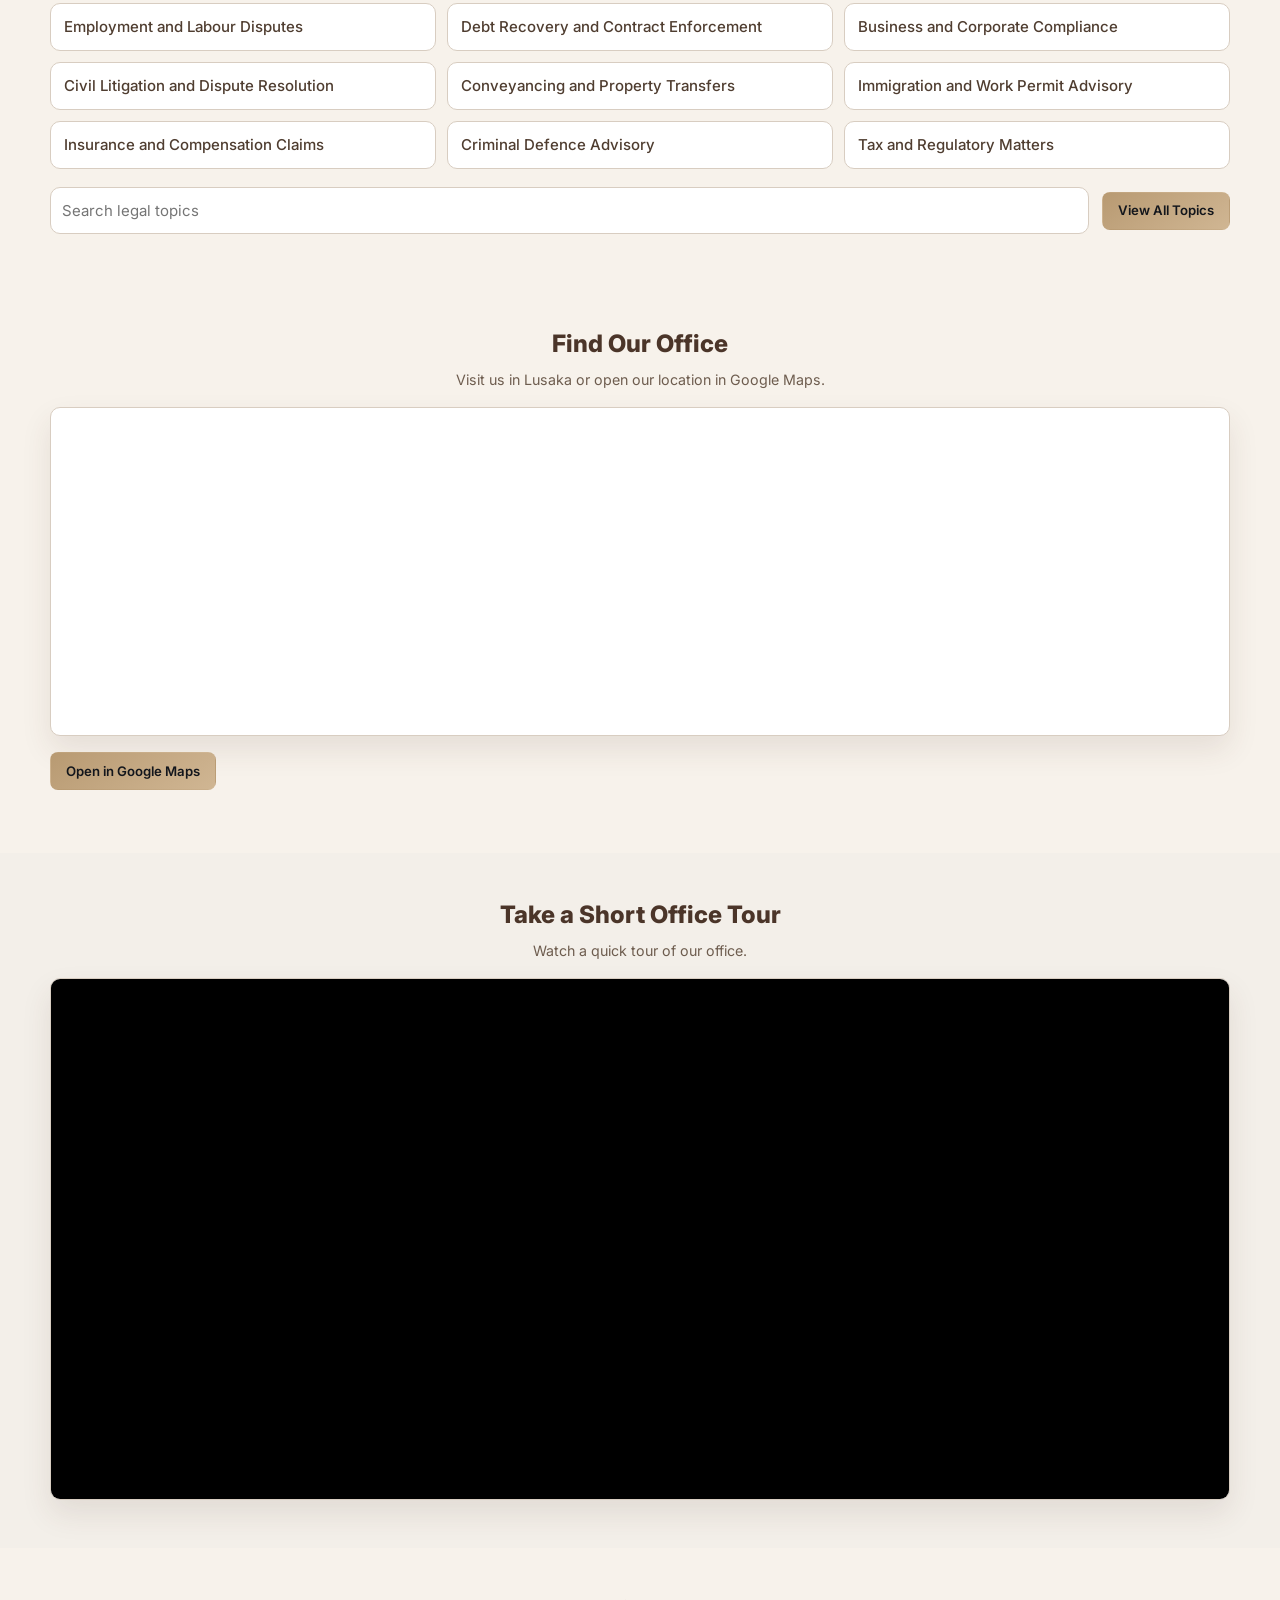
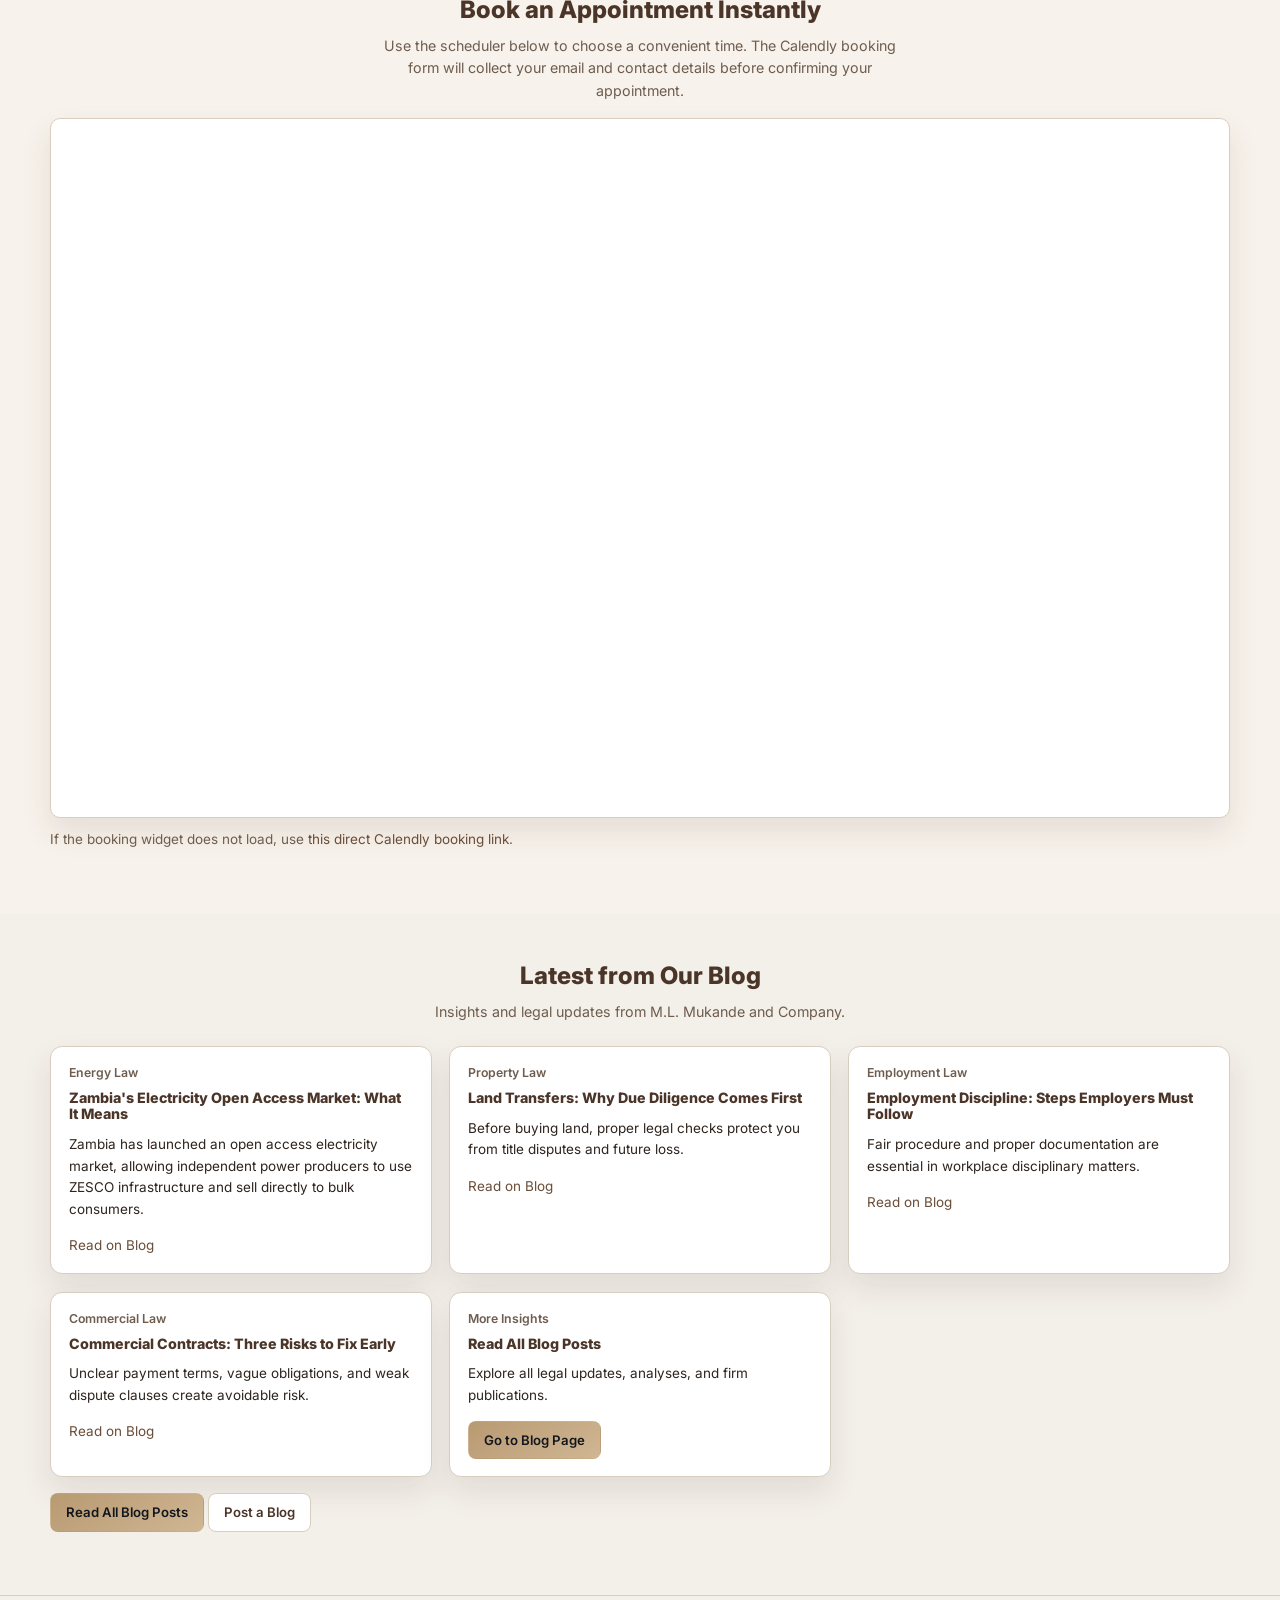
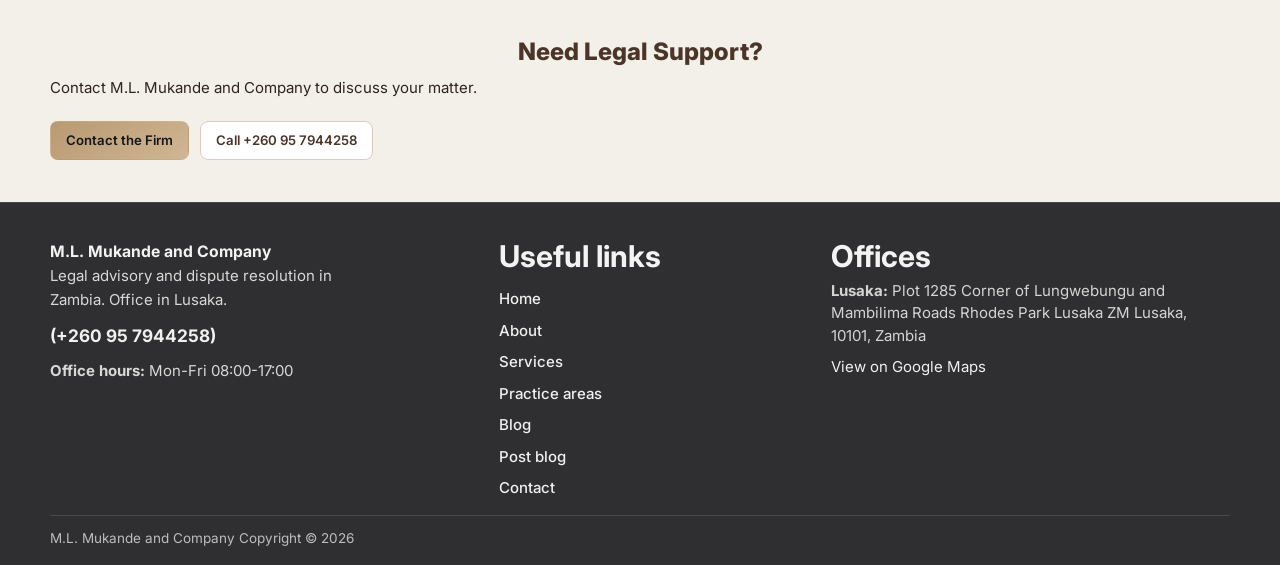
<file: services.html>
﻿<!doctype html>
<html lang="en">
<head>
  <meta charset="UTF-8">
  <meta name="viewport" content="width=device-width, initial-scale=1.0">
  <title>Services | M.L. Mukande and Company</title>
  <meta name="description" content="Explore legal services offered by M.L. Mukande and Company in Lusaka, Zambia.">
  <link rel="stylesheet" href="./styles.css">
</head>
<body>
  <a class="skip-link" href="#main-content">Skip to main content</a>

  <div class="top-contact-bar">
    <div class="container top-contact-inner">
      <p>Call us: <a href="tel:+260957944258">+260 95 7944258</a></p>
    </div>
  </div>

  <header class="site-header">
    <div class="container header-inner">
      <a href="./index.html" class="logo" aria-label="M.L. Mukande and Company home">
        <span>M.L. Mukande and Company</span>
      </a>
      <button class="menu-toggle" aria-expanded="false" aria-controls="primary-nav">Menu</button>
      <nav class="primary-nav" id="primary-nav" aria-label="Primary">
        <a href="./index.html">Home</a>
        <a href="./about.html">About</a>
        <a class="active" href="./services.html">Services</a>
        <a href="./practice-areas.html">Practice Areas</a>
        <a href="./blog.html">Blog</a>
        <a href="./contact.html">Contact</a>
      </nav>
      <div class="header-actions">
        <a class="phone-link" href="tel:+260957944258">+260 95 7944258</a>
        <a class="btn btn-primary" href="./contact.html#contact-form-panel">Book a Consultation</a>
      </div>
    </div>
  </header>

  <main id="main-content">
    <section class="section page-hero">
      <div class="container">
        <p class="eyebrow">Our Services</p>
        <h1>Legal Services</h1>
        <p class="hero-support">We offer legal support across advisory, transactions, and dispute resolution matters.</p>
      </div>
    </section>

    <section class="section">
      <div class="container card-grid">
        <article class="info-card">
          <h2>Legal Consultation</h2>
          <p>Initial and ongoing legal advice for individuals and organizations.</p>
        </article>
        <article class="info-card">
          <h2>Contract Drafting &amp; Review</h2>
          <p>Preparation and review of agreements to reduce risk and protect your rights.</p>
        </article>
        <article class="info-card">
          <h2>Corporate Legal Support</h2>
          <p>Company registrations, governance support, and compliance guidance.</p>
        </article>
        <article class="info-card">
          <h2>Litigation and Representation</h2>
          <p>Legal representation in civil and commercial disputes.</p>
        </article>
        <article class="info-card">
          <h2>Property &amp; Land Advisory</h2>
          <p>Conveyancing, land due diligence, and property dispute support.</p>
        </article>
        <article class="info-card">
          <h2>Employment and Labour Advisory</h2>
          <p>Support on contracts, disciplinary processes, and workplace disputes.</p>
        </article>
      </div>
    </section>

    <section class="section section-muted">
      <div class="container">
        <h2>Enquiry Process</h2>
        <ol class="steps-list">
          <li><strong>Step 1:</strong> Share your issue through phone or contact form.</li>
          <li><strong>Step 2:</strong> We review your matter and advise on next steps.</li>
          <li><strong>Step 3:</strong> We proceed with agreed legal support and representation.</li>
        </ol>
      </div>
    </section>
  </main>

  <footer class="site-footer">
    <div class="container footer-grid">
      <div class="footer-brand">
        <a href="./index.html" class="logo">
          <span>M.L. Mukande and Company</span>
        </a>
        <p>Legal advisory and dispute resolution in Zambia. Office in Lusaka.</p>
        <p class="footer-contact-strong"><a href="tel:+260957944258">(+260 95 7944258)</a></p>
        <p class="footer-contact-item"><strong>Office hours:</strong> Mon-Fri 08:00-17:00</p>
      </div>
      <nav class="footer-links" aria-label="Useful links">
        <h3 class="footer-title">Useful links</h3>
        <a href="./index.html">Home</a>
        <a href="./about.html">About</a>
        <a href="./services.html">Services</a>
        <a href="./practice-areas.html">Practice areas</a>
        <a href="./blog.html">Blog</a>
        <a href="./post-blog.html">Post blog</a>
        <a href="./contact.html">Contact</a>
      </nav>
      <div class="footer-offices">
        <h3 class="footer-title">Offices</h3>
        <p class="footer-contact-item"><strong>Lusaka:</strong> Plot 1285 Corner of Lungwebungu and Mambilima Roads Rhodes Park Lusaka ZM Lusaka, 10101, Zambia</p>
        <p class="footer-contact-item"><a href="https://www.google.com/maps/place/M.L.+Mukande+and+Company/data=!4m7!3m6!1s0x19408b99202123a7:0xde2181cd76dab82d!8m2!3d-15.4066739!4d28.3031119!16s%2Fg%2F11n5r_1ypg!19sChIJpyMhIJmLQBkRLbjads2BId4" target="_blank" rel="noopener noreferrer">View on Google Maps</a></p>
      </div>
    </div>
    <div class="container footer-bottom">
      <p class="disclaimer">M.L. Mukande and Company Copyright &copy; 2026</p>
    </div>
  </footer>

  <script src="./site.js"></script>
</body>
</html>
</file>
<file: styles.css>
@import url("https://fonts.googleapis.com/css2?family=Inter:wght@400;500;600;700;800&display=swap");

:root {
  --bg: #f3efe9;
  --surface: #ffffff;
  --surface-muted: #f7f2eb;
  --text: #2e241d;
  --text-muted: #6e5d4f;
  --border: #d8cdc1;
  --brand: #4b3529;
  --brand-soft: #6a4d38;
  --gold: #b89a72;
  --gold-soft: #d0b693;
  --radius: 12px;
  --shadow: 0 14px 30px rgba(75, 53, 41, 0.1);
}

*,
*::before,
*::after {
  box-sizing: border-box;
}

html {
  scroll-behavior: smooth;
  font-size: 15px;
}

body {
  margin: 0;
  font-family: "Inter", "Segoe UI", Tahoma, Geneva, Verdana, sans-serif;
  color: var(--text);
  background: linear-gradient(180deg, #f8f6f2 0%, var(--bg) 28%);
  line-height: 1.6;
}

.container {
  width: min(1180px, 94%);
  margin-inline: auto;
}

.skip-link {
  position: absolute;
  left: -9999px;
  top: 0;
}

.skip-link:focus {
  left: 1rem;
  top: 1rem;
  background: #fff;
  color: var(--brand);
  border: 1px solid var(--brand);
  border-radius: 8px;
  padding: 0.55rem 0.8rem;
}

a {
  color: var(--brand-soft);
}

a:focus-visible,
button:focus-visible,
input:focus-visible,
textarea:focus-visible {
  outline: 2px solid var(--gold);
  outline-offset: 2px;
}

.top-contact-bar {
  background: var(--brand);
  color: #fff;
  font-size: 0.92rem;
}

.top-contact-inner {
  min-height: 44px;
  display: flex;
  align-items: center;
}

.top-contact-inner p {
  margin: 0;
}

.top-contact-inner a {
  color: #fff;
}

.site-header {
  position: sticky;
  top: 0;
  z-index: 10;
  background: rgba(255, 255, 255, 0.96);
  backdrop-filter: blur(8px);
  border-bottom: 1px solid var(--border);
}

.header-inner {
  display: flex;
  align-items: center;
  justify-content: space-between;
  gap: 1rem;
  min-height: 64px;
}

.logo {
  display: inline-flex;
  align-items: center;
  gap: 0.5rem;
  text-decoration: none;
  color: var(--brand);
  font-weight: 700;
  font-size: 0.95rem;
}

.logo-mark {
  width: 40px;
  height: 40px;
  object-fit: contain;
  border-radius: 6px;
  background: #fff;
  flex: 0 0 auto;
}

.primary-nav {
  display: none;
  gap: 1rem;
  font-size: 0.88rem;
}

.primary-nav a,
.footer-links a {
  text-decoration: none;
  color: var(--text);
  font-weight: 500;
}

.primary-nav a.active {
  color: var(--brand);
  border-bottom: 2px solid var(--gold);
  padding-bottom: 0.2rem;
}

.menu-toggle {
  border: 1px solid var(--border);
  background: #fff;
  color: var(--text);
  padding: 0.55rem 0.82rem;
  border-radius: 8px;
}

.header-actions {
  display: none;
  align-items: center;
  gap: 1rem;
}

.phone-link {
  color: var(--brand);
  text-decoration: none;
  font-weight: 600;
  white-space: nowrap;
}

.btn {
  display: inline-flex;
  justify-content: center;
  align-items: center;
  min-height: 38px;
  padding: 0.5rem 1rem;
  border-radius: 8px;
  text-decoration: none;
  font-weight: 600;
  font-size: 0.88rem;
  border: 1px solid transparent;
  cursor: pointer;
  transition: 180ms ease;
}

.btn-primary {
  background: linear-gradient(145deg, var(--gold), var(--gold-soft));
  color: #13161c;
}

.btn-secondary {
  background: #fff;
  color: var(--brand);
  border-color: var(--border);
}

.btn-primary:hover,
.btn-secondary:hover {
  transform: translateY(-1px);
}

.section {
  padding: 3.2rem 0;
}

.section-muted {
  background: var(--surface-muted);
}

h1,
h2,
h3 {
  margin: 0 0 0.75rem;
  line-height: 1.15;
  font-weight: 800;
  color: var(--brand);
}

main h1,
main h2 {
  text-align: center;
}

main .hero-copy h1,
main .hero-copy .eyebrow,
main .hero-copy .hero-support,
main .page-hero .eyebrow,
main .page-hero .hero-support,
main .section > .container > .hero-support {
  text-align: center;
  margin-inline: auto;
}

main .hero-card h2,
main .info-card h2,
main .info-card h3,
main .contact-panel h2,
main .blog-card h2 {
  text-align: left;
}

h1 {
  font-size: clamp(1.7rem, 3.5vw, 2.4rem);
}

h2 {
  font-size: clamp(1.15rem, 2.2vw, 1.6rem);
}

h3 {
  font-size: 0.95rem;
}

p {
  margin: 0 0 1rem;
}

.eyebrow {
  color: var(--gold);
  text-transform: uppercase;
  letter-spacing: 0.09em;
  font-size: 0.8rem;
  font-weight: 700;
  margin-bottom: 0.6rem;
}

.hero {
  background-image:
    linear-gradient(112deg, rgba(0, 0, 0, 0.62), rgba(0, 0, 0, 0.45)),
    url("./assets/Background.jpg");
  background-size: cover;
  background-position: center;
  background-repeat: no-repeat;
  color: #f8f6f2;
  min-height: 100vh;
}

.hero.section {
  padding: 0;
}

.hero .container {
  min-height: 100vh;
  display: grid;
  align-items: center;
  padding-top: clamp(5.5rem, 10vh, 7.5rem);
  padding-bottom: clamp(2.5rem, 6vh, 4rem);
}

.hero h1,
.hero h2,
.hero h3 {
  color: #fff;
}

.hero-support {
  color: var(--text-muted);
  max-width: 60ch;
  font-size: 0.95rem;
}

.hero .hero-support {
  color: #ffffff;
}

.hero-grid {
  display: grid;
  grid-template-columns: 1fr;
  gap: 1.4rem;
  align-items: center;
  min-height: min(720px, calc(100vh - 10rem));
}

.hero-copy {
  display: flex;
  flex-direction: column;
  align-items: center;
  justify-content: center;
  max-width: 760px;
  margin-inline: auto;
}

.hero-copy .hero-cta-group {
  justify-content: center;
}

.hero-card,
.info-card,
.contact-panel {
  background: var(--surface);
  border: 1px solid var(--border);
  border-radius: var(--radius);
  box-shadow: var(--shadow);
}

.hero-card {
  padding: 1.5rem;
  background: rgba(255, 255, 255, 0.08);
  border-color: rgba(255, 255, 255, 0.18);
  box-shadow: none;
  width: min(100%, 360px);
  margin-inline: auto;
}

.hero-card h2 {
  color: #fff;
}

.feature-list {
  margin: 0.5rem 0 0;
  padding-left: 1.1rem;
  color: #ffffff;
  font-size: 0.9rem;
}

.hero-cta-group {
  display: flex;
  flex-wrap: wrap;
  gap: 0.75rem;
  margin-top: 1.4rem;
}

.card-grid {
  margin-top: 1.5rem;
  display: grid;
  grid-template-columns: 1fr;
  gap: 1.15rem;
}

.info-card {
  padding: 1.1rem 1.2rem;
  font-size: 0.9rem;
}

.issues-grid {
  margin-top: 1.4rem;
  display: grid;
  grid-template-columns: 1fr;
  gap: 0.75rem;
  padding: 0;
}

.issue-item {
  list-style: none;
  background: #fff;
  border: 1px solid var(--border);
  border-radius: 10px;
  padding: 0.72rem 0.84rem;
  font-weight: 500;
  color: #4f3d30;
}

.issues-actions {
  display: grid;
  grid-template-columns: 1fr;
  gap: 0.9rem;
  margin-top: 1.25rem;
}

.issues-search {
  width: 100%;
  border: 1px solid var(--border);
  border-radius: 10px;
  padding: 0.68rem 0.75rem;
  font: inherit;
  background: #fff;
}

.blog-toolbar {
  display: flex;
  flex-wrap: wrap;
  gap: 0.75rem;
  margin-bottom: 1rem;
}

.blog-grid {
  display: grid;
  grid-template-columns: 1fr;
  gap: 1rem;
}

.blog-card {
  background: #fff;
  border: 1px solid var(--border);
  border-radius: var(--radius);
  box-shadow: var(--shadow);
  overflow: hidden;
}

.blog-card-content {
  padding: 1rem 1.1rem;
}

.blog-meta {
  font-size: 0.82rem;
  color: var(--text-muted);
  font-weight: 600;
  margin-bottom: 0.45rem;
}

.blog-card-image {
  width: 100%;
  max-height: 320px;
  object-fit: cover;
}

.blog-details summary {
  cursor: pointer;
  color: var(--brand-soft);
  font-weight: 600;
  margin-bottom: 0.6rem;
}

.form-status {
  margin-top: 0.6rem;
  font-size: 0.9rem;
  color: var(--brand-soft);
  font-weight: 600;
}

.page-hero {
  padding-top: 2.4rem;
  padding-bottom: 2rem;
  background: linear-gradient(180deg, #fbf8f3 0%, #f5f4f1 100%);
}

.steps-list {
  margin: 1rem 0 0;
  padding-left: 1.2rem;
  max-width: 70ch;
}

.steps-list li {
  margin-bottom: 0.7rem;
}

.contact-grid {
  display: grid;
  grid-template-columns: 1fr;
  gap: 1.4rem;
}

.contact-panel {
  padding: 1.45rem;
}

.contact-form {
  display: grid;
  gap: 0.62rem;
}

.contact-form label {
  font-weight: 600;
}

.contact-form input,
.contact-form textarea {
  width: 100%;
  border: 1px solid var(--border);
  border-radius: 10px;
  padding: 0.7rem 0.75rem;
  font: inherit;
}

.map-frame {
  margin-top: 1rem;
  border: 1px solid var(--border);
  border-radius: 10px;
  overflow: hidden;
  box-shadow: var(--shadow);
  background: #fff;
}

.map-frame iframe {
  width: 100%;
  min-height: 320px;
  border: 0;
}

.video-panel {
  margin-top: 1rem;
  background: #fff;
  border: 1px solid var(--border);
  border-radius: 10px;
  box-shadow: var(--shadow);
  overflow: hidden;
}

.office-tour-video {
  width: 100%;
  max-height: 520px;
  display: block;
  background: #000;
}

.video-note {
  margin-top: 0.75rem;
  font-size: 0.9rem;
  color: var(--text-muted);
}

.calendly-inline-widget {
  margin-top: 1rem;
  border: 1px solid var(--border);
  border-radius: 10px;
  box-shadow: var(--shadow);
  background: #fff;
  overflow: hidden;
}

.section-cta-inline {
  margin-top: 1.1rem;
}

.final-cta {
  border-top: 1px solid var(--border);
  padding-top: 2.8rem;
  padding-bottom: 2.8rem;
}

.site-footer {
  border-top: 1px solid #454545;
  background: #2f2f31;
  color: #ececec;
  padding: 2.4rem 0 1rem;
}

.footer-grid {
  display: grid;
  gap: 1.8rem;
  grid-template-columns: 1fr;
}

.footer-links {
  display: flex;
  flex-direction: column;
  gap: 0.5rem;
}

.site-footer .logo {
  color: #f3f3f3;
  font-size: 1.05rem;
}

.site-footer .logo-mark {
  width: 34px;
  height: 34px;
}

.footer-title {
  color: #f3f3f3;
  margin-bottom: 0.45rem;
  font-size: 2rem;
  font-weight: 700;
}

.footer-contact-item {
  margin-bottom: 0.55rem;
  color: #d4d4d4;
  line-height: 1.5;
}

.footer-brand p {
  color: #d8d8d8;
  margin-bottom: 0.7rem;
  max-width: 34ch;
}

.footer-contact-strong {
  font-size: 1.15rem;
  font-weight: 700;
}

.footer-contact-strong a {
  color: #f3f3f3;
  text-decoration: underline;
}

.site-footer a {
  color: #f0f0f0;
  text-decoration: none;
}

.site-footer a:hover {
  color: #ffffff;
  text-decoration: underline;
}

.footer-bottom {
  border-top: 1px solid #494949;
  margin-top: 1rem;
  padding-top: 0.8rem;
  text-align: left;
}

.disclaimer {
  margin: 0;
  color: #bdbdbd;
  font-size: 0.9rem;
}

.is-disabled-control {
  opacity: 1;
  cursor: not-allowed !important;
  pointer-events: none !important;
  text-decoration: none !important;
  filter: none !important;
}

.primary-nav.nav-open {
  display: flex;
  flex-direction: column;
  position: absolute;
  left: 3%;
  right: 3%;
  top: 84px;
  background: #fff;
  border: 1px solid var(--border);
  border-radius: var(--radius);
  padding: 0.85rem;
  box-shadow: var(--shadow);
}

@media (min-width: 760px) {
  .menu-toggle {
    display: none;
  }

  .primary-nav {
    display: flex;
    align-items: center;
  }

  .header-actions {
    display: flex;
  }

  .hero-grid {
    grid-template-columns: 1fr 360px;
    gap: 2.4rem;
  }

  .hero-card {
    justify-self: end;
    margin-inline: 0;
  }

  .card-grid {
    grid-template-columns: repeat(2, minmax(0, 1fr));
  }

  .contact-grid {
    grid-template-columns: 1fr 1.05fr;
  }

  .issues-grid {
    grid-template-columns: repeat(2, minmax(0, 1fr));
  }

  .issues-actions {
    grid-template-columns: 1fr auto;
    align-items: center;
  }

  .blog-grid {
    grid-template-columns: repeat(2, minmax(0, 1fr));
  }

  .footer-grid {
    grid-template-columns: 1.25fr 0.9fr 1.2fr;
    column-gap: 2.2rem;
    align-items: start;
  }
}

@media (min-width: 1024px) {
  .card-grid {
    grid-template-columns: repeat(3, minmax(0, 1fr));
  }

  .issues-grid {
    grid-template-columns: repeat(3, minmax(0, 1fr));
  }

  .blog-grid {
    grid-template-columns: repeat(3, minmax(0, 1fr));
  }
}
</file>
